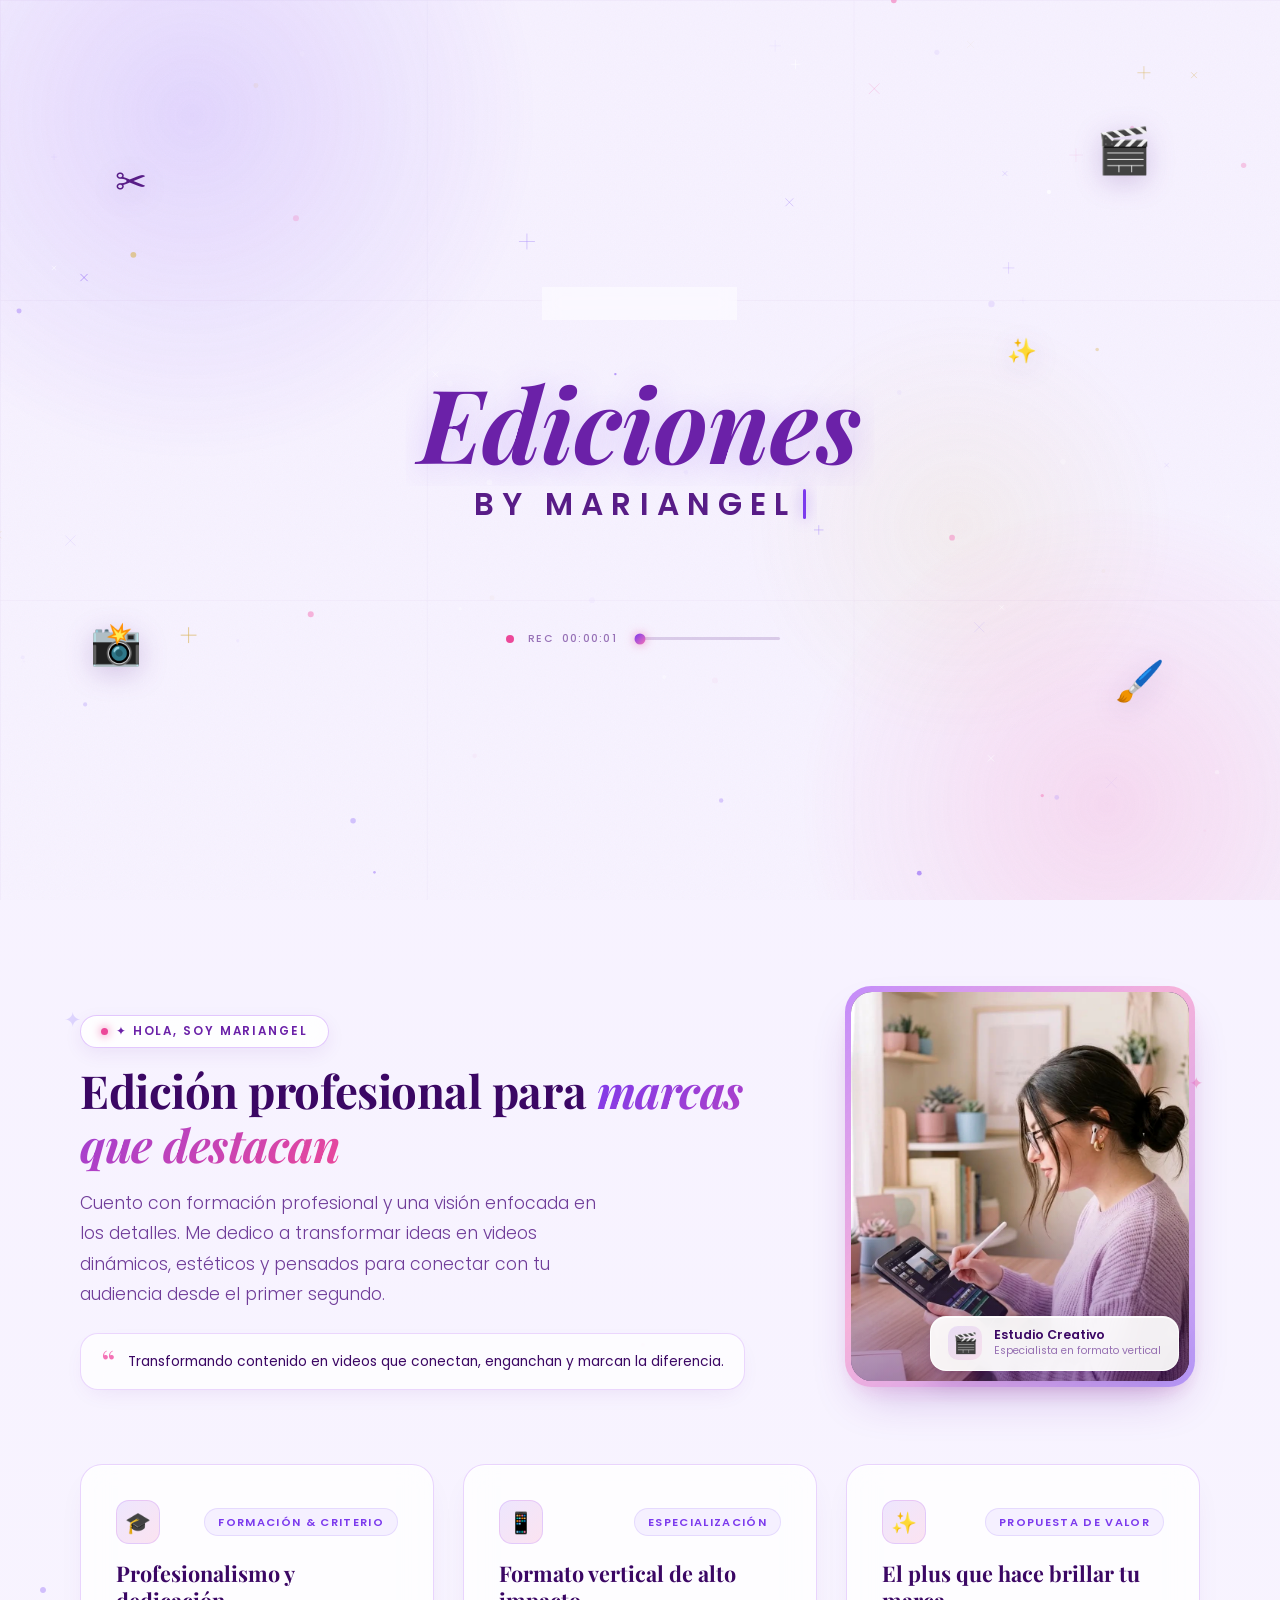
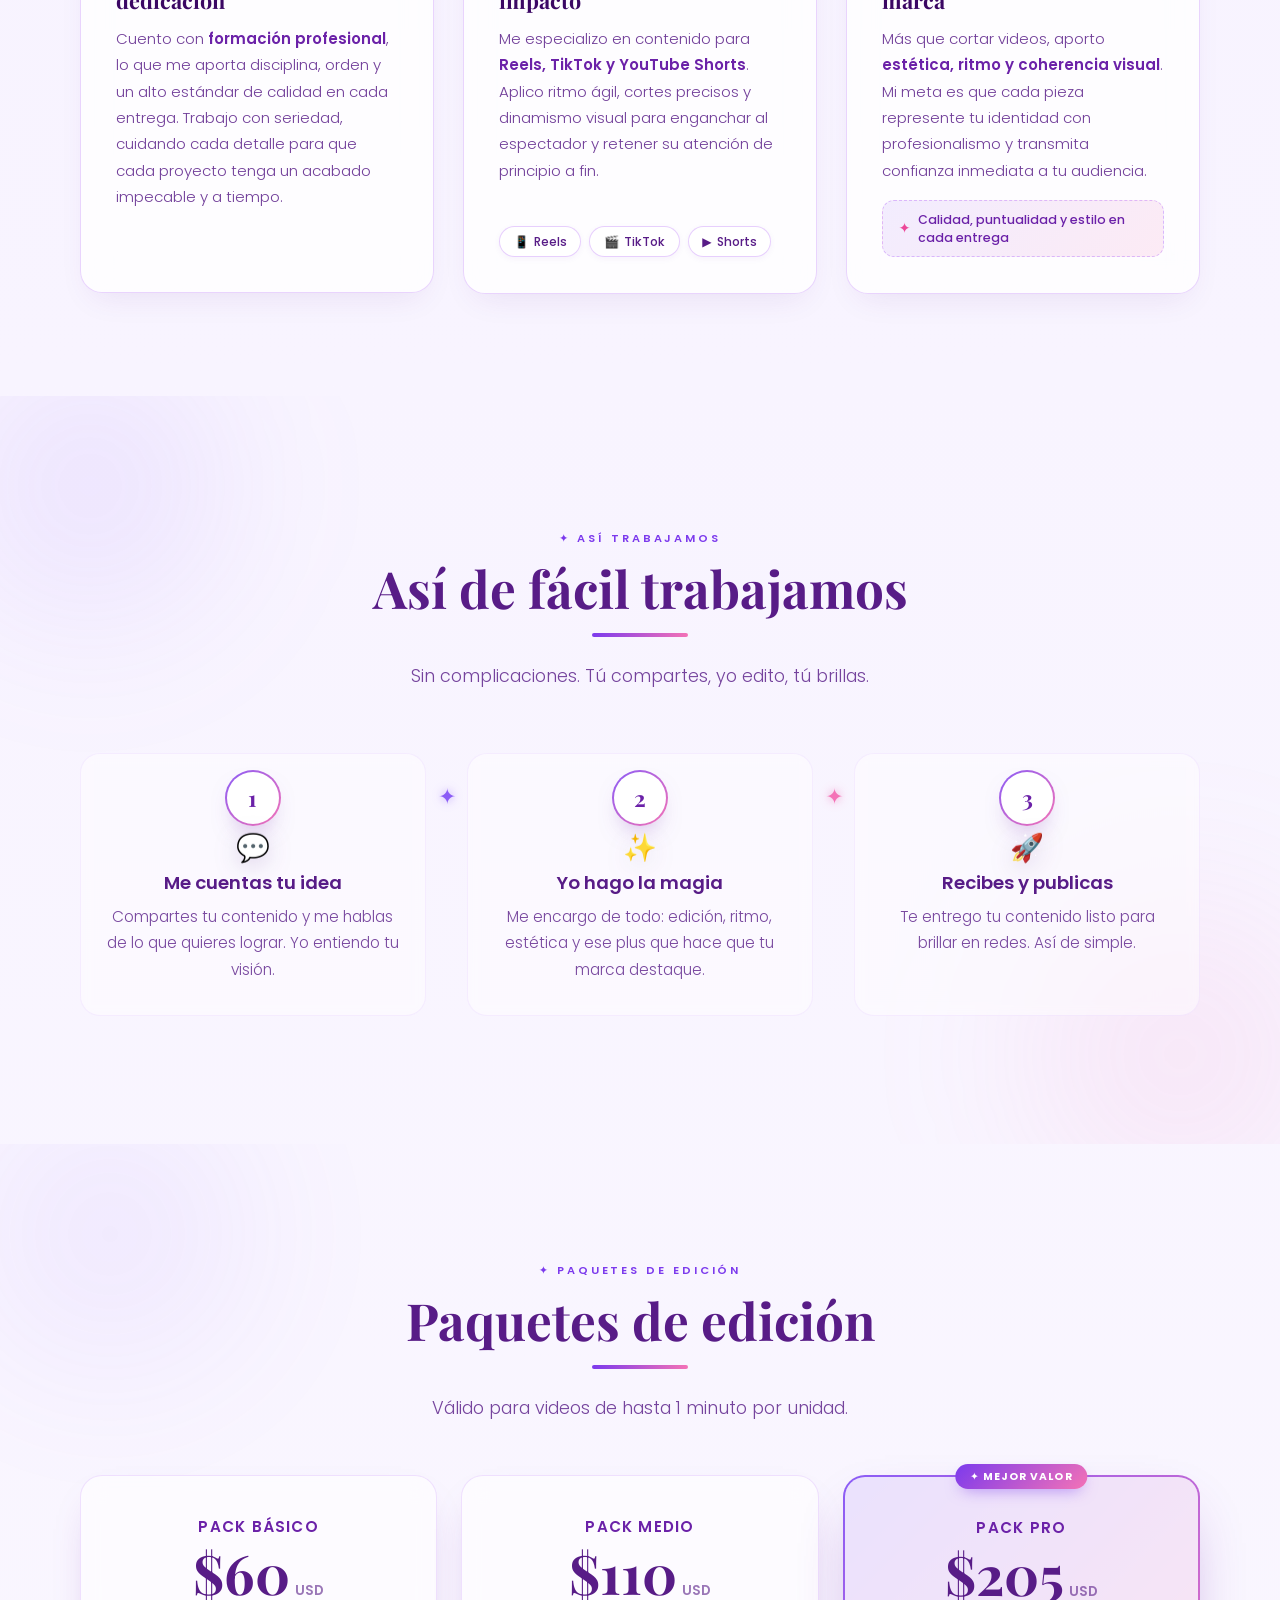
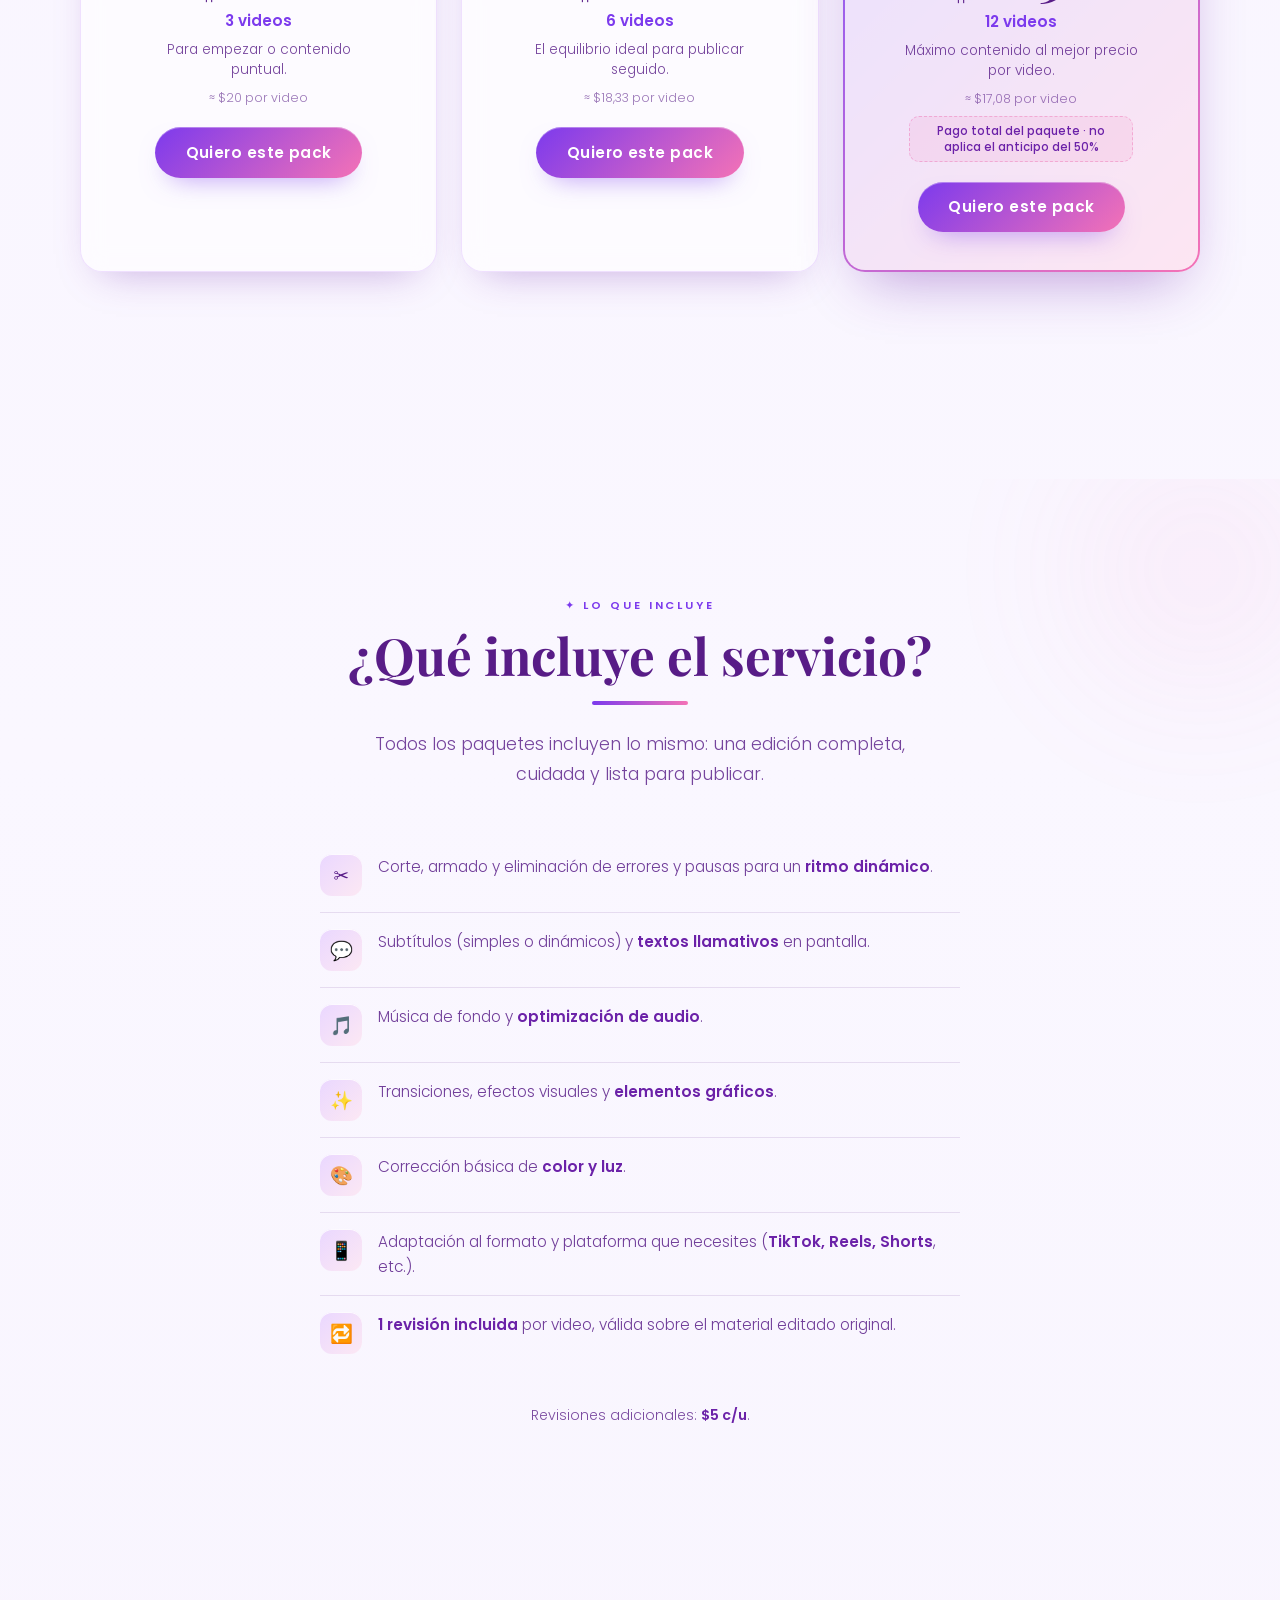
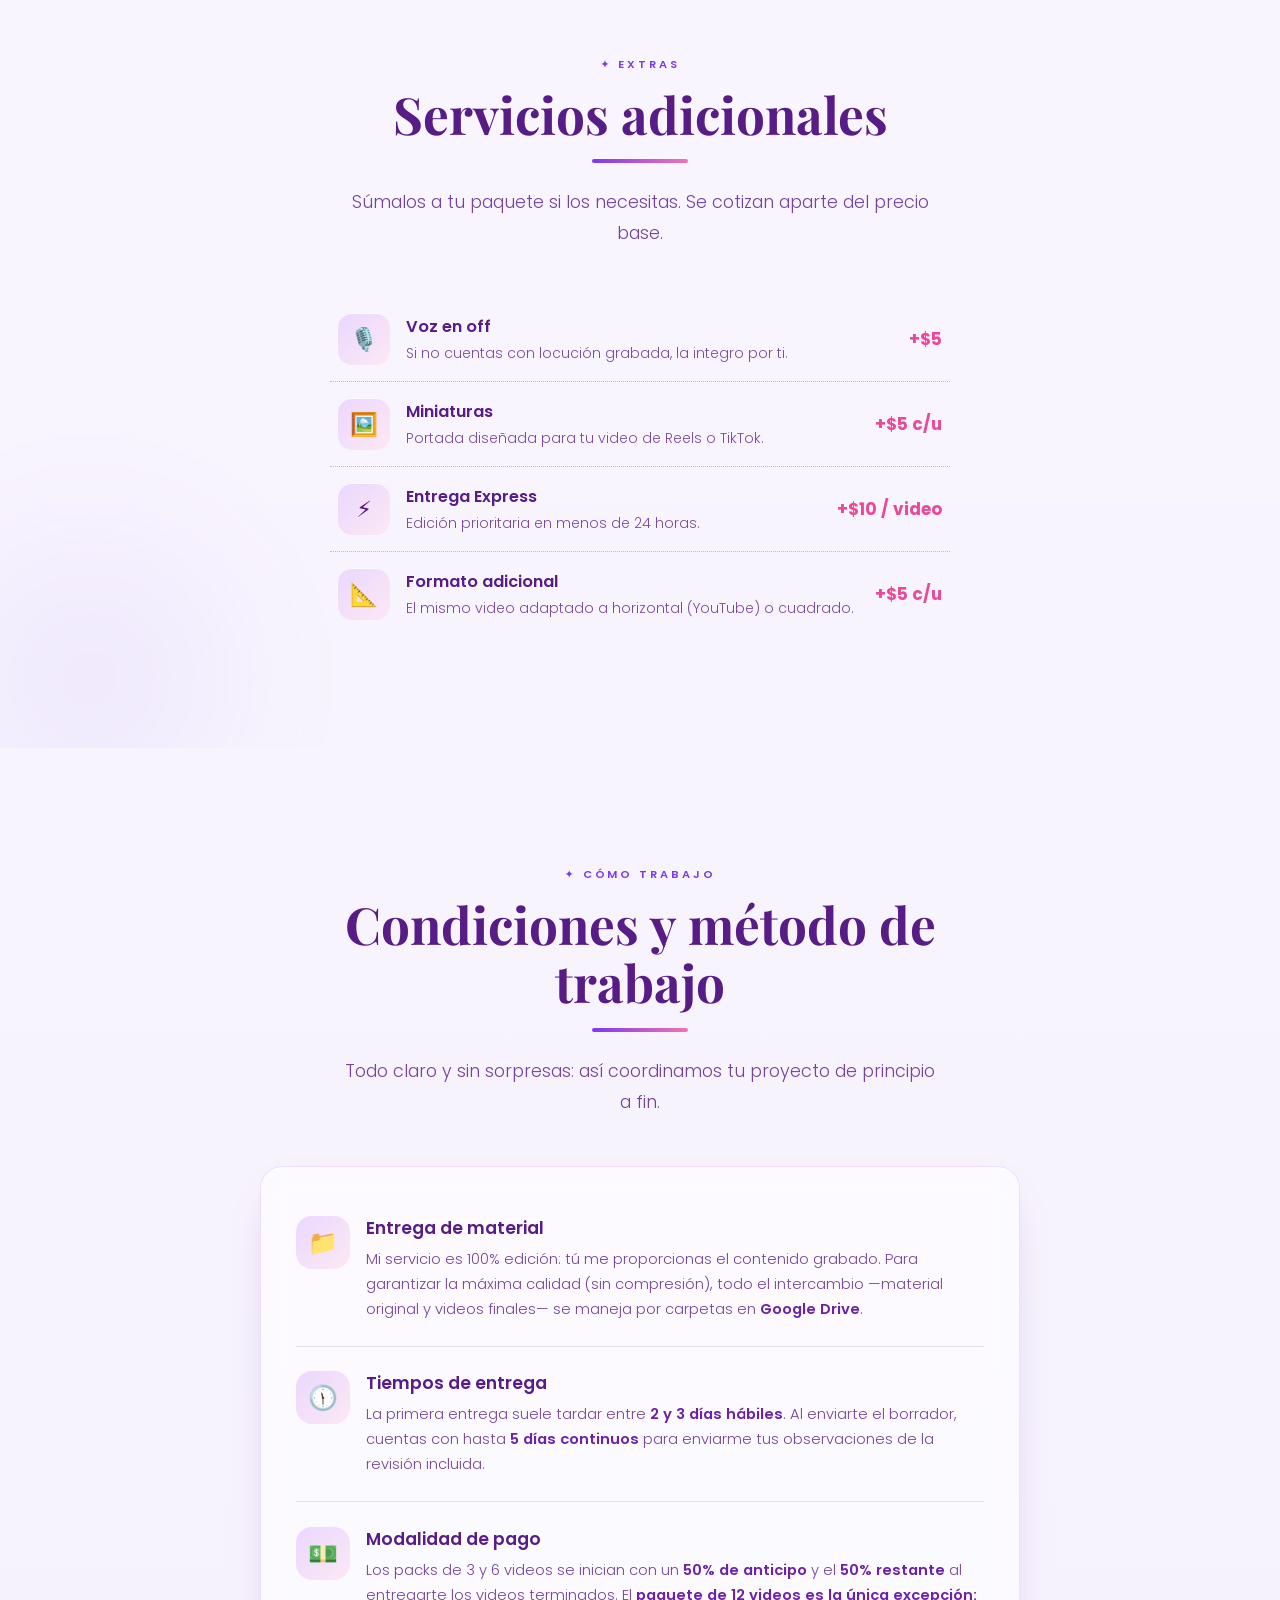
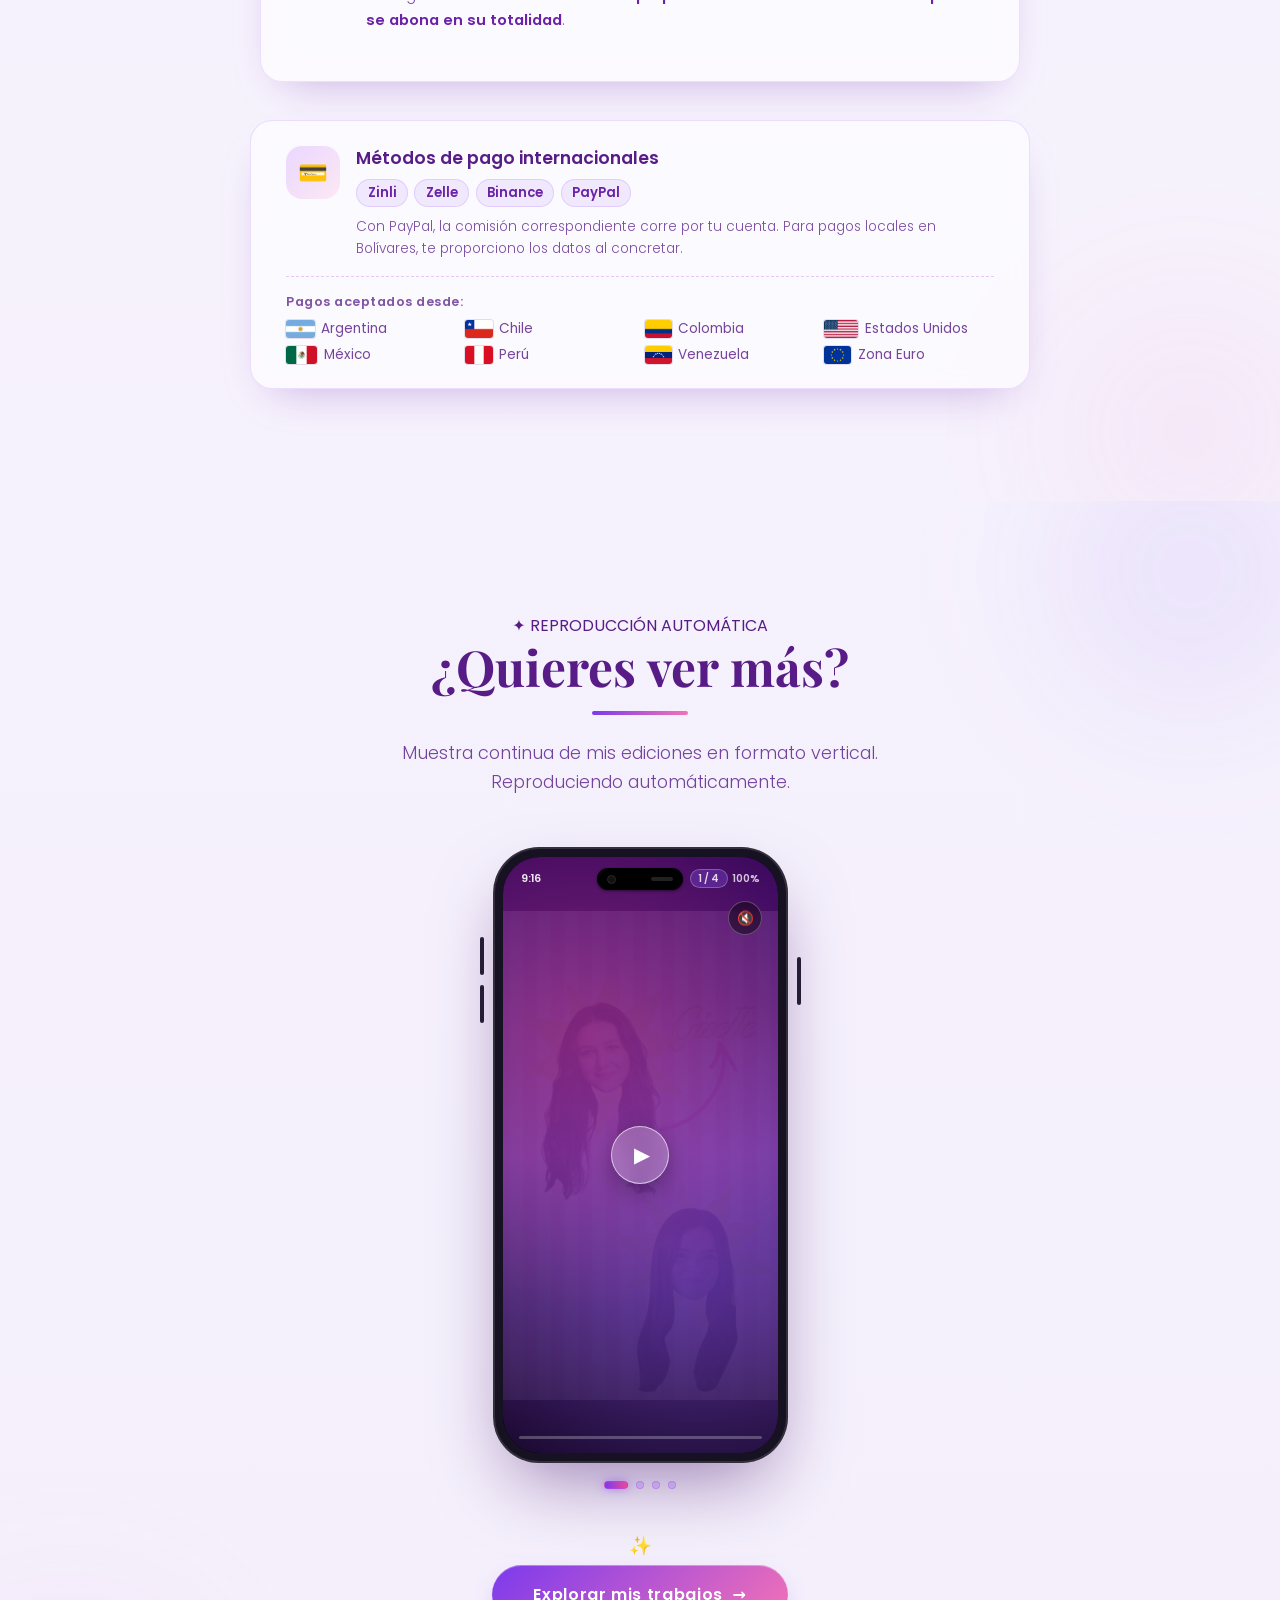
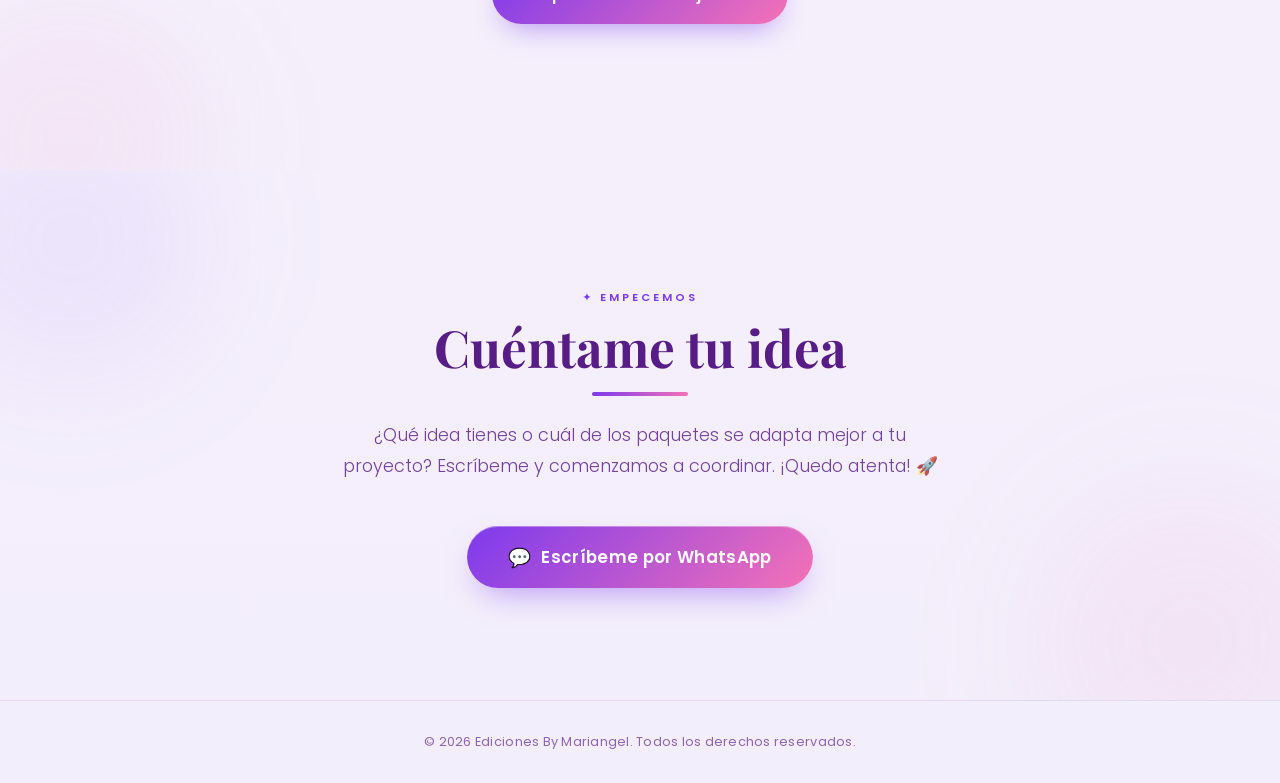
<file: index.html>
<!DOCTYPE html>
<html lang="es">

<head>
  <meta charset="UTF-8">
  <meta name="viewport" content="width=device-width, initial-scale=1.0">
  <meta name="description"
    content="Ediciones By Mariangel — Edición profesional de video vertical (Reels, TikTok, Shorts) para marcas personales y empresas que quieren brillar en redes.">
  <meta name="theme-color" content="#6B21A8">

  <!-- Open Graph · mejora SEO y previews en redes sociales -->
  <meta property="og:title" content="Ediciones By Mariangel ✦ Arte Digital">
  <meta property="og:description"
    content="Edición profesional de video vertical para marcas personales y empresas. Reels, TikTok, Shorts que enganchan.">
  <meta property="og:type" content="website">
  <meta property="og:locale" content="es_ES">

  <title>Ediciones By Mariangel ✦ Arte Digital</title>

  <!-- Favicon SVG inline (✦ morado, sin request HTTP extra) -->
  <link rel="icon"
    href="data:image/svg+xml,<svg xmlns='http://www.w3.org/2000/svg' viewBox='0 0 100 100'><text y='.9em' font-size='90'>✦</text></svg>">

  <!-- Tipografías: preconnect + carga con font-display: swap -->
  <link rel="preconnect" href="https://fonts.googleapis.com">
  <link rel="preconnect" href="https://fonts.gstatic.com" crossorigin>
  <link
    href="https://fonts.googleapis.com/css2?family=Playfair+Display:ital,wght@0,600;0,700;1,600;1,700&family=Poppins:wght@300;400;500;600;700&display=swap"
    rel="stylesheet">

  <link rel="stylesheet" href="styles.css">
  <script src="script.js" defer></script>
</head>

<body>

  <!-- Skip link · accesibilidad para teclado y lectores de pantalla -->
  <a href="#hero" class="skip-link">Ir al contenido principal</a>

  <main>

    <!-- ══════════════════════════════════════════════════════
       HERO SECTION
       ══════════════════════════════════════════════════════ -->
    <section class="hero" id="hero">

      <!-- ── Capa de fondo: degradado aurora + rejilla + grano ── -->
      <div class="hero__bg" aria-hidden="true">
        <div class="hero__aurora hero__aurora--1"></div>
        <div class="hero__aurora hero__aurora--2"></div>
        <div class="hero__aurora hero__aurora--3"></div>
        <div class="hero__grid"></div>
        <div class="hero__noise"></div>
      </div>

      <!-- ── Canvas: partículas "destellos de edición" (JS) ── -->
      <canvas class="hero__particles" aria-hidden="true"></canvas>

      <!-- ── Iconos decorativos flotantes ── -->
      <div class="hero__icons" aria-hidden="true">
        <span class="hero__icon hero__icon--tijera" data-depth="26"><i>✂️</i></span>
        <span class="hero__icon hero__icon--claqueta" data-depth="16"><i>🎬</i></span>
        <span class="hero__icon hero__icon--camara" data-depth="32">
          <i>📸</i>
          <span class="marquee marquee--icon">
            <b class="marquee__label">capa · foto</b>
            <i class="marquee__handle marquee__handle--tl"></i>
            <i class="marquee__handle marquee__handle--tr"></i>
            <i class="marquee__handle marquee__handle--bl"></i>
            <i class="marquee__handle marquee__handle--br"></i>
          </span>
        </span>
        <span class="hero__icon hero__icon--pincel" data-depth="20"><i>🖌️</i></span>
        <span class="hero__icon hero__icon--brillo" data-depth="38"><i>✨</i></span>
      </div>

      <!-- ── Contenido principal del hero ── -->
      <div class="hero__content">

        <p class="hero__eyebrow a-rise" style="--ad:.35s">
          ✦ edición de video
        </p>

        <!-- Título H1 con revelado tipo máscara (clip-path) -->
        <div class="hero__title-wrap">
          <h1 class="hero__title">
            <span class="hero__title-line hero__title-line--script">Ediciones</span>
            <span class="hero__title-line hero__title-line--sans">
              <span class="hero__title-word">By Mariangel</span>
              <span class="hero__caret" aria-hidden="true"></span>
            </span>
          </h1>

          <span class="marquee marquee--title" aria-hidden="true">
            <b class="marquee__label">capa · título</b>
            <i class="marquee__handle marquee__handle--tl"></i>
            <i class="marquee__handle marquee__handle--tr"></i>
            <i class="marquee__handle marquee__handle--bl"></i>
            <i class="marquee__handle marquee__handle--br"></i>
          </span>
        </div>

        <!-- Subtítulo con efecto shimmer -->
        <p class="hero__subtitle a-rise" style="--ad:1.05s">
          Transformando momentos en arte digital ✨
        </p>

        <!-- ── Barra de estado inferior (guiño a software de edición) ── -->
        <div class="hero__status a-rise" style="--ad:1.6s" aria-hidden="true">
          <span class="hero__status-item">
            <i class="hero__rec"></i> REC <span id="timecode">00:00:00</span>
          </span>
          <span class="hero__status-item hero__status-item--timeline">
            <span class="hero__track"><span class="hero__playhead"></span></span>
          </span>
        </div>

      </div>

    </section>
    <!-- ══════════ FIN HERO ══════════ -->

    <!-- ══════════════════════════════════════════════════════
       SECCIÓN "SOBRE MÍ" · REDISEÑO EDITORIAL HORIZONTAL
       ══════════════════════════════════════════════════════ -->
    <section class="about" id="sobre-mi" aria-labelledby="about-titulo">

      <!-- Destellos ambientales sutiles de fondo -->
      <div class="about__sparkles" aria-hidden="true">
        <span class="about__sparkle about__sparkle--1">✦</span>
        <span class="about__sparkle about__sparkle--2">✦</span>
        <span class="about__sparkle about__sparkle--3">•</span>
        <span class="about__sparkle about__sparkle--4">✦</span>
        <span class="about__sparkle about__sparkle--5">•</span>
      </div>

      <div class="about__container">

        <!-- ── Bloque Editorial Dividido (Presentación + Retrato Proporcionado) ── -->
        <div class="about__split reveal" style="--i:0">

          <!-- Columna Izquierda: Introducción y Propuesta -->
          <div class="about__bio">
            <div class="about__badge-pill">
              <span class="about__badge-dot" aria-hidden="true"></span>
              <span>✦ Hola, soy Mariangel</span>
            </div>
            <h2 class="about__title" id="about-titulo">
              Edición profesional para <span class="about__title-gradient">marcas que destacan</span>
            </h2>
            <p class="about__lead">
              Cuento con formación profesional y una visión enfocada en los detalles. Me dedico a transformar ideas en
              videos dinámicos, estéticos y pensados para conectar con tu audiencia desde el primer segundo.
            </p>

            <blockquote class="about__quote-pill">
              <span class="about__quote-mark">“</span>
              <p>Transformando contenido en videos que conectan, enganchan y marcan la diferencia.</p>
            </blockquote>
          </div>

          <!-- Columna Derecha: Tarjeta Fotográfica Proporcionada y Equilibrada -->
          <div class="about__portrait-wrap">
            <div class="about__parallax">
              <figure class="about__portrait-card">
                <div class="about__portrait-photo">
                  <img src="mariangel.jpeg" alt="Mariangel en su espacio creativo de edición"
                    class="about__portrait-img" width="1022" height="1022" loading="lazy" decoding="async">
                  <div class="about__portrait-overlay" aria-hidden="true"></div>
                </div>

                <!-- Badge flotante sutil sobre la foto -->
                <div class="about__floating-badge about__floating-badge--compact" aria-hidden="true">
                  <span class="about__floating-icon">🎬</span>
                  <div class="about__floating-info">
                    <strong>Estudio Creativo</strong>
                    <small>Especialista en formato vertical</small>
                  </div>
                </div>
              </figure>
            </div>
          </div>

        </div>

        <!-- ── Bento Grid: Trayectoria, Especialidad y Propuesta ── -->
        <div class="about__grid">

          <!-- Tarjeta 1: Formación y Criterio -->
          <article class="about__card about__card--trajectory reveal" style="--i:2">
            <div class="about__card-header">
              <span class="about__card-icon" aria-hidden="true">🎓</span>
              <span class="about__card-tag">Formación & Criterio</span>
            </div>
            <h3 class="about__card-title">Profesionalismo y dedicación</h3>
            <p class="about__card-text">
              Cuento con <strong>formación profesional</strong>, lo que me aporta disciplina, orden y un alto estándar
              de calidad en cada entrega. Trabajo con seriedad, cuidando cada detalle para que cada proyecto tenga un
              acabado impecable y a tiempo.
            </p>
          </article>

          <!-- Tarjeta 2: La Especialidad -->
          <article class="about__card about__card--specialty reveal" style="--i:3">
            <div class="about__card-header">
              <span class="about__card-icon" aria-hidden="true">📱</span>
              <span class="about__card-tag">Especialización</span>
            </div>
            <h3 class="about__card-title">Formato vertical de alto impacto</h3>
            <p class="about__card-text">
              Me especializo en contenido para <strong>Reels, TikTok y YouTube Shorts</strong>. Aplico ritmo ágil,
              cortes precisos y dinamismo visual para enganchar al espectador y retener su atención de principio a fin.
            </p>
            <ul class="about__chips" aria-label="Formatos de video">
              <li><span>📱</span> Reels</li>
              <li><span>🎬</span> TikTok</li>
              <li><span>▶️</span> Shorts</li>
            </ul>
          </article>

          <!-- Tarjeta 3: Propuesta de Valor -->
          <article class="about__card about__card--value reveal" style="--i:4">
            <div class="about__card-header">
              <span class="about__card-icon" aria-hidden="true">✨</span>
              <span class="about__card-tag">Propuesta de Valor</span>
            </div>
            <h3 class="about__card-title">El plus que hace brillar tu marca</h3>
            <p class="about__card-text">
              Más que cortar videos, aporto <strong>estética, ritmo y coherencia visual</strong>. Mi meta es que cada
              pieza represente tu identidad con profesionalismo y transmita confianza inmediata a tu audiencia.
            </p>
            <div class="about__value-badge">
              <span class="about__value-sparkle" aria-hidden="true">✦</span>
              <span>Calidad, puntualidad y estilo en cada entrega</span>
            </div>
          </article>

        </div>

      </div>
    </section>
    <!-- ══════════ FIN SOBRE MÍ ══════════ -->

    <!-- ══════════════════════════════════════════════════════
       PROCESO DE TRABAJO
       ══════════════════════════════════════════════════════ -->
    <section class="services" id="servicios" aria-labelledby="process-titulo">

      <div class="process__container">

        <header class="process__header">
          <p class="process__kicker">✦ así trabajamos</p>
          <h2 class="process__title" id="process-titulo">Así de fácil trabajamos</h2>
          <span class="section-underline" aria-hidden="true"></span>
          <p class="process__subtitle">
            Sin complicaciones. Tú compartes, yo edito, tú brillas.
          </p>
        </header>

        <ol class="process__timeline">
          <li class="process-step" style="--i:0">
            <span class="process-step__number">1</span>
            <span class="process-step__icon" aria-hidden="true">💬</span>
            <h3 class="process-step__title">Me cuentas tu idea</h3>
            <p class="process-step__text">
              Compartes tu contenido y me hablas de lo que quieres
              lograr. Yo entiendo tu visión.
            </p>
          </li>

          <li class="process-step" style="--i:1">
            <span class="process-step__number">2</span>
            <span class="process-step__icon" aria-hidden="true">✨</span>
            <h3 class="process-step__title">Yo hago la magia</h3>
            <p class="process-step__text">
              Me encargo de todo: edición, ritmo, estética y ese plus
              que hace que tu marca destaque.
            </p>
          </li>

          <li class="process-step" style="--i:2">
            <span class="process-step__number">3</span>
            <span class="process-step__icon" aria-hidden="true">🚀</span>
            <h3 class="process-step__title">Recibes y publicas</h3>
            <p class="process-step__text">
              Te entrego tu contenido listo para brillar en redes.
              Así de simple.
            </p>
          </li>
        </ol>
      </div>

    </section>
    <!-- ══════════ FIN PROCESO ══════════ -->

    <!-- ══════════════════════════════════════════════════════
       PAQUETES DE EDICIÓN
       ══════════════════════════════════════════════════════ -->
    <section class="pricing" id="paquetes" aria-labelledby="pricing-titulo">
      <div class="pricing__container">

        <header class="pricing__header reveal" style="--i:0">
          <p class="pricing__kicker">✦ paquetes de edición</p>
          <h2 class="pricing__title" id="pricing-titulo">Paquetes de edición</h2>
          <span class="section-underline" aria-hidden="true"></span>
          <p class="pricing__subtitle">Válido para videos de hasta 1 minuto por unidad.</p>
        </header>

        <div class="pricing__grid">

          <article class="price-card" style="--i:0">
            <h3 class="price-card__name">Pack Básico</h3>
            <p class="price-card__price">
              <span class="price-card__amount">$60</span>
              <span class="price-card__currency">USD</span>
            </p>
            <p class="price-card__meta">3 videos</p>
            <p class="price-card__hint">Para empezar o contenido puntual.</p>
            <p class="price-card__hint price-card__hint--muted">≈ $20 por video</p>
            <a href="#contacto" class="price-card__cta">Quiero este pack</a>
          </article>

          <article class="price-card" style="--i:1">
            <h3 class="price-card__name">Pack Medio</h3>
            <p class="price-card__price">
              <span class="price-card__amount">$110</span>
              <span class="price-card__currency">USD</span>
            </p>
            <p class="price-card__meta">6 videos</p>
            <p class="price-card__hint">El equilibrio ideal para publicar seguido.</p>
            <p class="price-card__hint price-card__hint--muted">≈ $18,33 por video</p>
            <a href="#contacto" class="price-card__cta">Quiero este pack</a>
          </article>

          <article class="price-card price-card--featured" style="--i:2">
            <span class="price-card__badge">✦ Mejor valor</span>
            <h3 class="price-card__name">Pack Pro</h3>
            <p class="price-card__price">
              <span class="price-card__amount">$205</span>
              <span class="price-card__currency">USD</span>
            </p>
            <p class="price-card__meta">12 videos</p>
            <p class="price-card__hint">Máximo contenido al mejor precio por video.</p>
            <p class="price-card__hint price-card__hint--muted">≈ $17,08 por video</p>
            <p class="price-card__payment-note">Pago total del paquete · no aplica el anticipo del 50%</p>
            <a href="#contacto" class="price-card__cta">Quiero este pack</a>
          </article>

        </div>

        <p class="pricing__note reveal" style="--i:3">
          ¿Necesitas videos de mayor duración o una cantidad diferente? Me avisas y
          te preparo una <strong>cotización a la medida</strong>.
        </p>
      </div>
    </section>
    <!-- ══════════ FIN PAQUETES ══════════ -->

    <!-- ══════════════════════════════════════════════════════
       QUÉ INCLUYE EL SERVICIO
       ══════════════════════════════════════════════════════ -->
    <section class="includes" id="incluye" aria-labelledby="includes-titulo">
      <div class="includes__container">

        <header class="includes__header reveal" style="--i:0">
          <p class="includes__kicker">✦ lo que incluye</p>
          <h2 class="includes__title" id="includes-titulo">¿Qué incluye el servicio?</h2>
          <span class="section-underline" aria-hidden="true"></span>
          <p class="includes__subtitle">
            Todos los paquetes incluyen lo mismo: una edición completa, cuidada y lista para publicar.
          </p>
        </header>

        <ul class="includes__list">
          <li class="includes__item reveal" style="--i:1">
            <span class="includes__icon" aria-hidden="true">✂️</span>
            <p>Corte, armado y eliminación de errores y pausas para un <strong>ritmo dinámico</strong>.</p>
          </li>
          <li class="includes__item reveal" style="--i:2">
            <span class="includes__icon" aria-hidden="true">💬</span>
            <p>Subtítulos (simples o dinámicos) y <strong>textos llamativos</strong> en pantalla.</p>
          </li>
          <li class="includes__item reveal" style="--i:3">
            <span class="includes__icon" aria-hidden="true">🎵</span>
            <p>Música de fondo y <strong>optimización de audio</strong>.</p>
          </li>
          <li class="includes__item reveal" style="--i:4">
            <span class="includes__icon" aria-hidden="true">✨</span>
            <p>Transiciones, efectos visuales y <strong>elementos gráficos</strong>.</p>
          </li>
          <li class="includes__item reveal" style="--i:5">
            <span class="includes__icon" aria-hidden="true">🎨</span>
            <p>Corrección básica de <strong>color y luz</strong>.</p>
          </li>
          <li class="includes__item reveal" style="--i:6">
            <span class="includes__icon" aria-hidden="true">📱</span>
            <p>Adaptación al formato y plataforma que necesites (<strong>TikTok, Reels, Shorts</strong>, etc.).</p>
          </li>
          <li class="includes__item reveal" style="--i:7">
            <span class="includes__icon" aria-hidden="true">🔁</span>
            <p><strong>1 revisión incluida</strong> por video, válida sobre el material editado original.</p>
          </li>
        </ul>

        <p class="includes__note reveal" style="--i:8">
          Revisiones adicionales: <strong>$5 c/u</strong>.
        </p>
      </div>
    </section>
    <!-- ══════════ FIN QUÉ INCLUYE ══════════ -->

    <!-- ══════════════════════════════════════════════════════
       SERVICIOS ADICIONALES
       ══════════════════════════════════════════════════════ -->
    <section class="extras" id="adicionales" aria-labelledby="extras-titulo">
      <div class="extras__container">

        <header class="extras__header reveal" style="--i:0">
          <p class="extras__kicker">✦ extras</p>
          <h2 class="extras__title" id="extras-titulo">Servicios adicionales</h2>
          <span class="section-underline" aria-hidden="true"></span>
          <p class="extras__subtitle">
            Súmalos a tu paquete si los necesitas. Se cotizan aparte del precio base.
          </p>
        </header>

        <div class="extras__grid">

          <article class="extra-card" style="--i:0">
            <span class="extra-card__icon" aria-hidden="true">🎙️</span>
            <div class="extra-card__body">
              <h3 class="extra-card__title">Voz en off</h3>
              <p class="extra-card__text">Si no cuentas con locución grabada, la integro por ti.</p>
            </div>
            <span class="extra-card__price">+$5</span>
          </article>

          <article class="extra-card" style="--i:1">
            <span class="extra-card__icon" aria-hidden="true">🖼️</span>
            <div class="extra-card__body">
              <h3 class="extra-card__title">Miniaturas</h3>
              <p class="extra-card__text">Portada diseñada para tu video de Reels o TikTok.</p>
            </div>
            <span class="extra-card__price">+$5 c/u</span>
          </article>

          <article class="extra-card" style="--i:2">
            <span class="extra-card__icon" aria-hidden="true">⚡</span>
            <div class="extra-card__body">
              <h3 class="extra-card__title">Entrega Express</h3>
              <p class="extra-card__text">Edición prioritaria en menos de 24 horas.</p>
            </div>
            <span class="extra-card__price">+$10 / video</span>
          </article>

          <article class="extra-card" style="--i:3">
            <span class="extra-card__icon" aria-hidden="true">📐</span>
            <div class="extra-card__body">
              <h3 class="extra-card__title">Formato adicional</h3>
              <p class="extra-card__text">El mismo video adaptado a horizontal (YouTube) o cuadrado.</p>
            </div>
            <span class="extra-card__price">+$5 c/u</span>
          </article>

        </div>
      </div>
    </section>
    <!-- ══════════ FIN SERVICIOS ADICIONALES ══════════ -->

    <!-- ══════════════════════════════════════════════════════
       CONDICIONES Y MÉTODO DE TRABAJO
       ══════════════════════════════════════════════════════ -->
    <section class="conditions" id="condiciones" aria-labelledby="conditions-titulo">
      <div class="conditions__container">

        <header class="conditions__header reveal" style="--i:0">
          <p class="conditions__kicker">✦ cómo trabajo</p>
          <h2 class="conditions__title" id="conditions-titulo">Condiciones y método de trabajo</h2>
          <span class="section-underline" aria-hidden="true"></span>
          <p class="conditions__subtitle">
            Todo claro y sin sorpresas: así coordinamos tu proyecto de principio a fin.
          </p>
        </header>

        <div class="conditions__grid">

          <article class="condition-card reveal" style="--i:1">
            <span class="condition-card__icon" aria-hidden="true">📁</span>
            <h3 class="condition-card__title">Entrega de material</h3>
            <p class="condition-card__text">
              Mi servicio es 100% edición: tú me proporcionas el contenido grabado. Para
              garantizar la máxima calidad (sin compresión), todo el intercambio —material
              original y videos finales— se maneja por carpetas en <strong>Google Drive</strong>.
            </p>
          </article>

          <article class="condition-card reveal" style="--i:2">
            <span class="condition-card__icon" aria-hidden="true">🕦</span>
            <h3 class="condition-card__title">Tiempos de entrega</h3>
            <p class="condition-card__text">
              La primera entrega suele tardar entre <strong>2 y 3 días hábiles</strong>. Al enviarte el
              borrador, cuentas con hasta <strong>5 días continuos</strong> para enviarme tus
              observaciones de la revisión incluida.
            </p>
          </article>

          <article class="condition-card reveal" style="--i:3">
            <span class="condition-card__icon" aria-hidden="true">💵</span>
            <h3 class="condition-card__title">Modalidad de pago</h3>
            <p class="condition-card__text">
              Los packs de 3 y 6 videos se inician con un <strong>50% de anticipo</strong> y el
              <strong>50% restante</strong> al entregarte los videos terminados. El
              <strong>paquete de 12 videos es la única excepción: se abona en su totalidad</strong>.
            </p>
          </article>

        </div>

        <div class="conditions__pay reveal" style="--i:4">
          <div class="conditions__pay-main">
            <span class="conditions__pay-icon" aria-hidden="true">💳</span>
            <div>
              <p class="conditions__pay-title">Métodos de pago internacionales</p>
              <ul class="conditions__pay-methods">
                <li>Zinli</li>
                <li>Zelle</li>
                <li>Binance</li>
                <li>PayPal</li>
              </ul>
              <p class="conditions__pay-note">
                Con PayPal, la comisión correspondiente corre por tu cuenta.
                Para pagos locales en Bolívares, te proporciono los datos al concretar.
              </p>
            </div>
          </div>

          <div class="conditions__pay-countries">
            <p class="conditions__pay-label">Pagos aceptados desde:</p>
            <ul class="country-flags">
              <li><img src="assets/flags/ar.png" alt="" width="26" height="20" loading="lazy" decoding="async"><span>Argentina</span></li>
              <li><img src="assets/flags/cl.png" alt="" width="26" height="20" loading="lazy" decoding="async"><span>Chile</span></li>
              <li><img src="assets/flags/co.png" alt="" width="26" height="20" loading="lazy" decoding="async"><span>Colombia</span></li>
              <li><img src="assets/flags/us.png" alt="" width="26" height="20" loading="lazy" decoding="async"><span>Estados Unidos</span></li>
              <li><img src="assets/flags/mx.png" alt="" width="26" height="20" loading="lazy" decoding="async"><span>México</span></li>
              <li><img src="assets/flags/pe.png" alt="" width="26" height="20" loading="lazy" decoding="async"><span>Perú</span></li>
              <li><img src="assets/flags/ve.png" alt="" width="26" height="20" loading="lazy" decoding="async"><span>Venezuela</span></li>
              <li><img src="assets/flags/eu.png" alt="" width="26" height="20" loading="lazy" decoding="async"><span>Zona Euro</span></li>
            </ul>
          </div>
        </div>
      </div>
    </section>
    <!-- ══════════ FIN CONDICIONES ══════════ -->

    <!-- ══════════════════════════════════════════════════════
       EXPLORAR MÁS TRABAJOS · MOCKUP DE TELÉFONO VERTICAL CENTRADO
       ══════════════════════════════════════════════════════ -->
    <section class="explore" id="explorar" aria-labelledby="explore-titulo">

      <div class="explore__container">

        <header class="explore__header reveal" style="--i:0">
          <p class="explore__kicker">✦ REPRODUCCIÓN AUTOMÁTICA</p>
          <h2 class="explore__title" id="explore-titulo">¿Quieres ver más?</h2>
          <span class="section-underline" aria-hidden="true"></span>
          <p class="explore__subtitle">
            Muestra continua de mis ediciones en formato vertical. Reproduciendo automáticamente.
          </p>
        </header>

        <!-- ── Showcase de Smartphone en Formato Vertical 9:16 (CENTRADO) ── -->
        <div class="explore__showcase explore__showcase--centered reveal" style="--i:1">

          <!-- Dispositivo Móvil Físico Simulado Centrado -->
          <div class="phone-device-wrap">
            <div class="phone-device" id="phone-player">
              <!-- Botones laterales simulados del celular -->
              <span class="phone-device__side-btn phone-device__side-btn--vol-up" aria-hidden="true"></span>
              <span class="phone-device__side-btn phone-device__side-btn--vol-down" aria-hidden="true"></span>
              <span class="phone-device__side-btn phone-device__side-btn--power" aria-hidden="true"></span>

              <div class="phone-device__screen">
                <!-- Dynamic Island / Notch superior -->
                <div class="phone-device__notch" aria-hidden="true">
                  <span class="phone-device__camera"></span>
                  <span class="phone-device__speaker"></span>
                </div>

                <!-- Barra de estado superior -->
                <div class="phone-device__statusbar" aria-hidden="true">
                  <span class="phone-device__time">9:16</span>
                  <span class="phone-device__status-icons">
                    <span id="phone-video-counter" class="phone-counter-pill">1 / 4</span>
                    <span>100%</span>
                  </span>
                </div>

                <!-- Video HTML5 principal · el JS inicia la reproducción al entrar en pantalla -->
                <video class="phone-device__video" id="phone-video-elem"
                       src="videos/reel-01.mp4"
                       poster="videos/reel-01.jpg"
                       playsinline muted preload="metadata">
                  Tu navegador no soporta video HTML5.
                </video>

                <!-- Fallback: solo botón de play, sin textos -->
                <div class="phone-device__placeholder" id="phone-placeholder">
                  <div class="phone-placeholder__ambient" aria-hidden="true"></div>
                  <div class="phone-placeholder__content">
                    <button type="button" class="phone-placeholder__play-btn" id="placeholder-play-btn" aria-label="Reproducir video">
                      <span class="phone-play-icon">▶</span>
                    </button>
                  </div>
                </div>

                <!-- Controles superpuestos (Estilo TikTok / Instagram Reels) -->
                <div class="phone-device__overlay">
                  <!-- Botón de sonido (Mute / Unmute) -->
                  <button type="button" class="phone-device__sound-btn" id="phone-sound-toggle" aria-label="Activar o desactivar sonido">
                    <span class="phone-sound-icon" id="phone-sound-icon">🔇</span>
                  </button>

                  <!-- Barra de progreso de reproducción -->
                  <div class="phone-device__progress" aria-hidden="true">
                    <div class="phone-device__progress-bar" id="phone-progress-bar"></div>
                  </div>
                </div>

              </div>
            </div>

            <!-- Indicadores de los 4 videos -->
            <div class="phone-trackers" id="phone-trackers" role="group" aria-label="Seleccionar video">
              <button type="button" class="phone-tracker is-active" data-video="0" aria-label="Ver video 1"></button>
              <button type="button" class="phone-tracker" data-video="1" aria-label="Ver video 2"></button>
              <button type="button" class="phone-tracker" data-video="2" aria-label="Ver video 3"></button>
              <button type="button" class="phone-tracker" data-video="3" aria-label="Ver video 4"></button>
            </div>
          </div>

        </div>

        <!-- Micro-destello decorativo entre teléfono y botón -->
        <p class="explore__sparkle reveal" style="--i:2" aria-hidden="true">✨</p>

        <!-- Botón para desplegar más opciones -->
        <div class="explore__trigger-wrap reveal" style="--i:3">
          <button class="explore__trigger" type="button" aria-expanded="false" aria-controls="explore-panel">
            <span>Explorar mis trabajos</span>
            <span class="explore__chevron" aria-hidden="true">→</span>
          </button>
        </div>

        <div class="explore__panel" id="explore-panel" role="region" aria-label="Opciones para explorar más trabajos">
          <div class="explore__panel-inner">
            <div class="explore__grid">

              <a class="explore__card explore__card--portfolio" href="https://canva.link/m1kwx1vv45dv9bu" target="_blank"
                rel="noopener noreferrer" aria-label="Abrir el portafolio completo en una pestaña nueva" style="--i:0">
                <span class="explore__card-icon" aria-hidden="true">🎬</span>
                <h3 class="explore__card-title">Portafolio completo</h3>
                <p class="explore__card-text">
                  Explora todos mis proyectos en un solo lugar,
                  organizados por categoría.
                </p>
                <span class="explore__card-cta">Ir ahora →</span>
              </a>

              <a class="explore__card explore__card--tiktok" href="https://www.tiktok.com/@soyeditoraaa?_r=1&_t=ZS-9ASAEIKWfWm" target="_blank"
                rel="noopener noreferrer" aria-label="Abrir el TikTok de Mariangel en una pestaña nueva" style="--i:1">
                <span class="explore__card-icon" aria-hidden="true">🎵</span>
                <h3 class="explore__card-title">Sígueme en TikTok</h3>
                <p class="explore__card-text">
                  Contenido fresco, edits y tips de edición
                  en formato vertical.
                </p>
                <span class="explore__card-cta">Ir ahora →</span>
              </a>

            </div>

            <p class="explore__note">Contenido actualizado constantemente ✨</p>
          </div>
        </div>

      </div>
    </section>
    <!-- ══════════ FIN EXPLORAR ══════════ -->

    <!-- ══════════════════════════════════════════════════════
       CONTACTO · CTA FINAL (WhatsApp)
       ══════════════════════════════════════════════════════ -->
    <section class="contact" id="contacto" aria-labelledby="contact-titulo">
      <div class="contact__container">

        <header class="contact__header reveal" style="--i:0">
          <p class="contact__kicker">✦ empecemos</p>
          <h2 class="contact__title" id="contact-titulo">Cuéntame tu idea</h2>
          <span class="section-underline" aria-hidden="true"></span>
          <p class="contact__subtitle">
            ¿Qué idea tienes o cuál de los paquetes se adapta mejor a tu proyecto?
            Escríbeme y comenzamos a coordinar. ¡Quedo atenta! 🚀
          </p>
        </header>

        <div class="contact__actions reveal" style="--i:1">
          <a class="contact__cta"
             href="https://wa.me/584126447472?text=Hola%20Mariangel%2C%20quiero%20informaci%C3%B3n%20sobre%20tus%20paquetes%20de%20edici%C3%B3n%20%E2%9C%A8"
             target="_blank" rel="noopener noreferrer"
             aria-label="Abrir WhatsApp para hablar con Mariangel">
            <span class="contact__cta-icon" aria-hidden="true">💬</span>
            Escríbeme por WhatsApp
          </a>
        </div>

      </div>
    </section>
    <!-- ══════════ FIN CONTACTO ══════════ -->

  </main>

  <!-- ══════════════════════════════════════════════════════
       PIE DE PÁGINA (FOOTER)
       ══════════════════════════════════════════════════════ -->
  <footer class="footer">
    <p class="footer__copy">© 2026 Ediciones By Mariangel. Todos los derechos reservados.</p>
  </footer>

</body>

</html>
</file>
<file: styles.css>
/* ════════════════════════════════════════════════════════════
   EDICIONES BY MARIANGEL
   styles.css — Diseño refinado + rendimiento optimizado
   
   Organización:
   1.  Custom Properties (paleta, espaciado, tipografía, easing)
   2.  Reset & Base
   3.  Skip Link (accesibilidad)
   4.  Navbar (fija, glassmorphism, progreso)
   5.  Utilidades compartidas (a-rise, reveal, marquee, noise)
   6.  Hero
   7.  About (Sobre mí)
   8.  Process (Proceso de trabajo)
   9.  Keyframes (consolidados)
   10. Responsive
   11. Accesibilidad (prefers-reduced-motion)
   ════════════════════════════════════════════════════════════ */

/* ─────────────────────────────────────────────
   1. CUSTOM PROPERTIES (:root)
   Paleta, espaciado, tipografía y curvas
   ───────────────────────────────────────────── */
:root {
  /* Paleta · morados (mantiene identidad original) */
  --violeta-950: #3B0764;
  --violeta-800: #581C87;
  --violeta-700: #6B21A8;
  --violeta-600: #7C3AED;
  --violeta-500: #8B5CF6;
  --violeta-300: #C4B5FD;
  --lavanda: #E9D5FF;
  --lila-claro: #F6F1FF;

  /* Paleta · rosados (mantiene identidad original) */
  --rosa-500: #EC4899;
  --rosa-400: #F472B6;
  --rosa-300: #F9A8D4;
  --rosa-200: #FBCFE8;
  --rosa-100: #FCE7F3;

  /* Paleta · neutros cálidos (NUEVO: dan aire al morado) */
  --crema: #FFFBF7;
  --blanco-roto: #FAF7F2;
  --perla: #F5F0EB;

  /* Paleta · neutros y acentos */
  --blanco: #FFFFFF;
  --dorado: #D9B45B;

  /* Roles semánticos */
  --tinta: var(--violeta-800);
  --tinta-suave: rgba(88, 28, 135, .60);
  --hormiga: rgba(107, 33, 168, .70);

  /* Tipografías (mantenidas) */
  --fuente-serif: 'Playfair Display', Georgia, serif;
  --fuente-sans: 'Poppins', system-ui, sans-serif;

  /* Sistema de espaciado · múltiplos de 8px (NUEVO: consistencia) */
  --sp-1: 0.25rem;
  /*  4px */
  --sp-2: 0.5rem;
  /*  8px */
  --sp-3: 0.75rem;
  /* 12px */
  --sp-4: 1rem;
  /* 16px */
  --sp-5: 1.5rem;
  /* 24px */
  --sp-6: 2rem;
  /* 32px */
  --sp-8: 3rem;
  /* 48px */
  --sp-10: 4rem;
  /* 64px */
  --sp-12: 5rem;
  /* 80px */
  --sp-16: 8rem;
  /* 128px */

  /* Altura del navbar (para scroll-padding y topbar offset) */
  --nav-height: 3.5rem;

  /* Curvas de animación (naturales) — mantenidas */
  --ease-natural: cubic-bezier(.16, 1, .3, 1);
  --ease-suave: cubic-bezier(.45, 0, .15, 1);
  --ease-rebote: cubic-bezier(.34, 1.4, .44, 1);
}

/* ─────────────────────────────────────────────
   2. RESET & BASE
   ───────────────────────────────────────────── */
*,
*::before,
*::after {
  margin: 0;
  padding: 0;
  box-sizing: border-box;
}

html {
  -webkit-text-size-adjust: 100%;
  /* Scroll suave nativo (complementado con JS para anchors) */
  scroll-behavior: smooth;
  /* Espacio para el navbar fijo al navegar con anchors */
  scroll-padding-top: var(--nav-height);
}

body {
  font-family: var(--fuente-sans);
  color: var(--tinta);
  /* Base continua única: degradado pastel casi imperceptible que
     abarca todo el documento (evoluciona suave durante el scroll). */
  background: linear-gradient(180deg, #F6F1FF 0%, #FAF7FF 45%, #F3EEFB 100%);
  overflow-x: hidden;
}

::selection {
  background: var(--violeta-600);
  color: var(--blanco);
}

/* Scroll-margin en secciones para navegación fluida */
section[id] {
  scroll-margin-top: 1.5rem;
}

/* ─────────────────────────────────────────────
   3. SKIP LINK (accesibilidad · teclado)
   Oculto visualmente, aparece con :focus
   ───────────────────────────────────────────── */
.skip-link {
  position: fixed;
  top: -100%;
  left: var(--sp-4);
  z-index: 200;
  padding: var(--sp-2) var(--sp-4);
  background: var(--violeta-700);
  color: var(--blanco);
  font-size: .85rem;
  font-weight: 600;
  border-radius: 0 0 8px 8px;
  text-decoration: none;
  transition: top .3s var(--ease-natural);
}

.skip-link:focus {
  top: 0;
  outline: 3px solid var(--rosa-400);
  outline-offset: 2px;
}

/* ─────────────────────────────────────────────
   4. NAVBAR · fija, glassmorphism, progreso
   ───────────────────────────────────────────── */
.nav {
  position: fixed;
  top: 0;
  left: 0;
  right: 0;
  z-index: 100;
  /* Rendimiento: solo animamos transform y las propiedades visuales */
  transition:
    transform .4s var(--ease-natural),
    background .35s ease,
    box-shadow .35s ease;
}

/* Ocultar al hacer scroll hacia abajo */
.nav.is-hidden {
  transform: translateY(-100%);
}

/* Fondo glassmorphism al pasar el hero */
.nav.is-scrolled {
  background: rgba(246, 241, 255, .82);
  backdrop-filter: blur(14px);
  -webkit-backdrop-filter: blur(14px);
  box-shadow: 0 1px 24px rgba(107, 33, 168, .06);
}

/* Barra de progreso · degradado morado→rosado en la parte superior */
.nav__progress {
  position: absolute;
  top: 0;
  left: 0;
  height: 3px;
  width: 0%;
  background: linear-gradient(90deg, var(--violeta-600), var(--rosa-400));
  border-radius: 0 3px 3px 0;
  z-index: 1;
  /* Transición suave con will-change controlado por JS */
}

/* Contenedor interno */
.nav__inner {
  display: flex;
  align-items: center;
  justify-content: space-between;
  max-width: 1200px;
  margin-inline: auto;
  padding: var(--sp-3) var(--sp-5);
}

/* Logo */
.nav__logo {
  font-family: var(--fuente-serif);
  font-weight: 700;
  font-size: 1.05rem;
  color: var(--violeta-700);
  text-decoration: none;
  letter-spacing: .02em;
  transition: color .3s ease;
}

.nav__logo:hover {
  color: var(--violeta-600);
}

/* Links de navegación */
.nav__links {
  display: flex;
  gap: var(--sp-6);
  list-style: none;
}

.nav__link {
  position: relative;
  font-size: .82rem;
  font-weight: 500;
  letter-spacing: .1em;
  text-transform: uppercase;
  color: var(--tinta-suave);
  text-decoration: none;
  padding: var(--sp-1) 0;
  transition: color .3s ease;
}

.nav__link:hover,
.nav__link.is-active {
  color: var(--violeta-700);
}

/* Indicador activo · línea bajo el link */
.nav__link::after {
  content: '';
  position: absolute;
  bottom: -2px;
  left: 50%;
  width: 0;
  height: 2px;
  background: linear-gradient(90deg, var(--violeta-500), var(--rosa-400));
  border-radius: 2px;
  transform: translateX(-50%);
  transition: width .3s var(--ease-natural);
}

.nav__link.is-active::after {
  width: 100%;
}

.nav__link:hover::after {
  width: 70%;
}

/* Focus visible para navegación por teclado */
.nav__link:focus-visible {
  outline: 2px solid var(--violeta-500);
  outline-offset: 4px;
  border-radius: 2px;
}

/* ─────────────────────────────────────────────
   5. UTILIDADES COMPARTIDAS
   ───────────────────────────────────────────── */

/* Entrada: fade + subida (delay vía --ad) */
.a-rise {
  opacity: 0;
  animation: aparecerArriba .9s var(--ease-natural) var(--ad, 0s) forwards;
}

/* Revelado on-scroll (IntersectionObserver, gated por html.js)
   El stagger se controla con --i (×150ms).
   will-change se remueve tras la animación vía JS → ahorra VRAM */
html.js .reveal {
  opacity: 0;
  transform: translateY(30px);
  transition:
    opacity .9s var(--ease-natural),
    transform .9s var(--ease-natural);
  transition-delay: calc(var(--i, 0) * .15s);
  will-change: opacity, transform;
}

html.js .reveal.is-visible {
  opacity: 1;
  transform: translateY(0);
}

/* Limpieza de will-change tras la transición (JS añade esta clase) */
html.js .reveal.is-visible.reveal--done {
  will-change: auto;
}

/* Marcos de selección (estilo Photoshop) — reutilizados en hero, about */
.marquee {
  position: absolute;
  pointer-events: none;
  opacity: 0;
  border-radius: 4px;
  background-image:
    repeating-linear-gradient(90deg, var(--hormiga) 0 7px, transparent 7px 14px),
    repeating-linear-gradient(90deg, var(--hormiga) 0 7px, transparent 7px 14px),
    repeating-linear-gradient(0deg, var(--hormiga) 0 7px, transparent 7px 14px),
    repeating-linear-gradient(0deg, var(--hormiga) 0 7px, transparent 7px 14px);
  background-size: 100% 1.5px, 100% 1.5px, 1.5px 100%, 1.5px 100%;
  background-position: 0 0, 0 100%, 0 0, 100% 0;
  background-repeat: no-repeat;
  animation:
    marcharHormigas .8s linear infinite,
    cicloMarquee 11s var(--ease-suave) var(--md, 0s) infinite;
}

.marquee--title {
  inset: -16px -24px;
  --md: 2s;
}

.marquee--cta {
  inset: -12px -16px;
  --md: 5.8s;
}

.marquee--icon {
  inset: -11px;
  --md: 9.2s;
}

/* Tiradores blancos de las esquinas */
.marquee__handle {
  position: absolute;
  width: 9px;
  height: 9px;
  background: var(--blanco);
  border: 1.5px solid var(--violeta-600);
  border-radius: 2px;
  box-shadow: 0 1px 4px rgba(88, 28, 135, .3);
}

.marquee__handle--tl {
  top: -5px;
  left: -5px;
}

.marquee__handle--tr {
  top: -5px;
  right: -5px;
}

.marquee__handle--bl {
  bottom: -5px;
  left: -5px;
}

.marquee__handle--br {
  bottom: -5px;
  right: -5px;
}

/* Etiqueta "nombre de capa" */
.marquee__label {
  position: absolute;
  top: -11px;
  left: 10px;
  padding: 2px 8px;
  font-size: .58rem;
  font-weight: 500;
  letter-spacing: .08em;
  text-transform: uppercase;
  color: var(--blanco);
  background: var(--violeta-700);
  border-radius: 3px;
}

/* Línea decorativa bajo H2 (compartida entre secciones) */
.section-underline {
  display: block;
  width: 96px;
  height: 4px;
  border-radius: 4px;
  margin: var(--sp-4) auto var(--sp-5);
  background: linear-gradient(90deg, var(--violeta-600), var(--rosa-400));
}

/* ─────────────────────────────────────────────
   6. HERO · CONTENEDOR GENERAL
   ───────────────────────────────────────────── */
.hero {
  position: relative;
  min-height: 100vh;
  min-height: 100svh;
  display: grid;
  place-items: center;
  overflow: hidden;
  isolation: isolate;
  /* Sin fondo propio: se apoya en la base continua del body */
}

/* ── 6.1 Fondo animado (aurora + rejilla + grano) ── */
.hero__bg {
  position: absolute;
  inset: 0;
  z-index: 0;
  pointer-events: none;
}

/* Manchas de luz "aurora" — solo transform para buen rendimiento.
   Opacidad atenuada (-40%) para integrarse con el fondo unificado. */
.hero__aurora {
  position: absolute;
  border-radius: 50%;
  opacity: .6;
  will-change: transform;
  /* Justificado: animación perpetua de transform */
}

.hero__aurora--1 {
  width: 62vmax;
  height: 62vmax;
  top: -22vmax;
  left: -16vmax;
  background: radial-gradient(circle, rgba(139, 92, 246, .30), transparent 62%);
  animation: derivaAurora1 26s ease-in-out infinite alternate;
}

.hero__aurora--2 {
  width: 55vmax;
  height: 55vmax;
  bottom: -20vmax;
  right: -14vmax;
  background: radial-gradient(circle, rgba(244, 114, 182, .32), transparent 62%);
  animation: derivaAurora2 32s ease-in-out infinite alternate;
}

.hero__aurora--3 {
  width: 40vmax;
  height: 40vmax;
  top: 30%;
  left: 55%;
  background: radial-gradient(circle, rgba(217, 180, 91, .16), transparent 60%);
  animation: derivaAurora3 38s ease-in-out infinite alternate;
}

/* Rejilla "regla de tercios" · lenguaje de editor */
.hero__grid {
  position: absolute;
  inset: 0;
  background-image:
    linear-gradient(rgba(88, 28, 135, .55) 1px, transparent 1px),
    linear-gradient(90deg, rgba(88, 28, 135, .55) 1px, transparent 1px);
  background-size: 33.34% 33.34%;
  opacity: .05;
}

/* Grano fino para textura artesanal */
.hero__noise {
  position: absolute;
  inset: 0;
  background-image: url("data:image/svg+xml,%3Csvg xmlns='http://www.w3.org/2000/svg' width='160' height='160'%3E%3Cfilter id='n'%3E%3CfeTurbulence type='fractalNoise' baseFrequency='0.85' numOctaves='2'/%3E%3C/filter%3E%3Crect width='160' height='160' filter='url(%23n)' opacity='0.55'/%3E%3C/svg%3E");
  opacity: .06;
  mix-blend-mode: soft-light;
}

/* ── 6.2 Canvas de partículas ── */
.hero__particles {
  position: absolute;
  inset: 0;
  z-index: 1;
  width: 100%;
  height: 100%;
  pointer-events: none;
}

.hero__particles--estatico {
  display: none;
}

/* ── 6.3 Barra superior decorativa ── */
.hero__topbar {
  position: absolute;
  /* CAMBIO: desplazada debajo del navbar fijo para evitar solapamiento */
  top: var(--nav-height);
  left: 0;
  right: 0;
  z-index: 4;
  display: flex;
  justify-content: space-between;
  align-items: center;
  padding: var(--sp-4) var(--sp-5);
  font-size: .68rem;
  font-weight: 500;
  letter-spacing: .16em;
  text-transform: uppercase;
  color: var(--tinta-suave);
}

.hero__topbar-marca {
  color: var(--violeta-700);
}

/* ── 6.4 Contenido principal ── */
.hero__content {
  position: relative;
  z-index: 3;
  width: min(920px, 100%);
  padding: var(--sp-12) var(--sp-5) var(--sp-6);
  display: flex;
  flex-direction: column;
  align-items: center;
  text-align: center;
}

/* Cejilla / etiqueta */
.hero__eyebrow {
  display: inline-block;
  padding: .45rem 1.15rem;
  border: 1px solid rgba(168, 85, 247, .35);
  border-radius: 999px;
  background: rgba(255, 255, 255, .5);
  backdrop-filter: blur(8px);
  -webkit-backdrop-filter: blur(8px);
  font-size: .68rem;
  font-weight: 500;
  letter-spacing: .22em;
  text-transform: uppercase;
  color: var(--violeta-700);
  margin-bottom: var(--sp-8);
}

/* ── 6.5 Título H1 ── */
.hero__title-wrap {
  position: relative;
  margin-bottom: var(--sp-5);
}

.hero__title {
  display: flex;
  flex-direction: column;
  align-items: center;
  gap: .35rem;
}

/* Cada línea se revela con máscara de izquierda → derecha */
.hero__title-line {
  display: flex;
  align-items: center;
  animation: revelarClip 1.1s var(--ease-natural) var(--rd, 0s) both;
  position: relative;
}

/* "Ediciones" — serif elegante en cursiva */
.hero__title-line--script {
  --rd: .35s;
  font-family: var(--fuente-serif);
  font-style: italic;
  font-weight: 700;
  font-size: clamp(3.1rem, 11vw, 6.4rem);
  line-height: 1.05;
  color: var(--violeta-700);
  text-shadow: 0 4px 34px rgba(124, 58, 237, .22);
}

/* "By Mariangel" — sans moderna, mayúsculas espaciadas */
.hero__title-line--sans {
  --rd: .6s;
  font-family: var(--fuente-sans);
  font-weight: 600;
  font-size: clamp(1.1rem, 3.8vw, 1.95rem);
  letter-spacing: .26em;
  text-transform: uppercase;
  color: var(--tinta);
}

/* Barra de luz que acompaña el revelado (efecto pincel) */
.hero__title-line::after {
  content: '';
  position: absolute;
  top: 6%;
  bottom: 6%;
  left: 0;
  width: 3px;
  border-radius: 2px;
  background: linear-gradient(180deg, transparent, rgba(255, 255, 255, .95), transparent);
  opacity: 0;
  animation: barridoPincel 1.1s var(--ease-natural) var(--rd, 0s) both;
}

/* Cursor de edición: barra vertical parpadeante */
.hero__caret {
  display: inline-block;
  width: 3px;
  height: .95em;
  margin-left: .22em;
  border-radius: 2px;
  background: var(--violeta-600);
  box-shadow: 0 0 14px rgba(124, 58, 237, .6);
  opacity: 0;
  animation:
    aparecerOpacidad .35s ease 1.7s forwards,
    parpadeoCursor 1.15s steps(1) 2s infinite;
}

/* ── 6.6 Subtítulo con shimmer ── */
.hero__subtitle {
  font-weight: 300;
  font-size: clamp(1rem, 2.8vw, 1.35rem);
  letter-spacing: .05em;
  color: var(--tinta);
  margin-bottom: 0;
}

@supports ((-webkit-background-clip: text) or (background-clip: text)) {
  .hero__subtitle {
    background: linear-gradient(105deg,
        var(--tinta) 38%,
        var(--rosa-500) 48%,
        var(--blanco) 52%,
        var(--violeta-600) 56%,
        var(--tinta) 66%);
    background-size: 220% 100%;
    -webkit-background-clip: text;
    background-clip: text;
    color: transparent;
    -webkit-text-fill-color: transparent;
    animation: brilloShimmer 5.8s var(--ease-suave) 2.2s infinite;
  }
}

/* ── 6.7 Botón CTA (legacy: disponible si se restaura en hero) ── */
.hero__cta-wrap {
  position: relative;
  display: inline-block;
}

.hero__cta {
  position: relative;
  overflow: hidden;
  font-family: var(--fuente-sans);
  font-size: 1rem;
  font-weight: 600;
  letter-spacing: .04em;
  color: var(--blanco);
  padding: 1.05rem 2.6rem;
  border: none;
  border-radius: 999px;
  cursor: pointer;
  background: linear-gradient(135deg, var(--violeta-600) 0%, var(--rosa-400) 100%);
  box-shadow:
    0 8px 24px rgba(124, 58, 237, .32),
    inset 0 1px 0 rgba(255, 255, 255, .35);
  transition:
    transform .45s var(--ease-rebote),
    box-shadow .45s var(--ease-suave),
    filter .3s ease;
  /* PERF: will-change removido (solo transforma en hover, no perpetuo) */
}

.hero__cta:hover,
.hero__cta:focus-visible {
  transform: translateY(-3px) scale(1.05);
  box-shadow:
    0 14px 38px rgba(236, 72, 153, .45),
    0 0 0 6px rgba(244, 114, 182, .14),
    inset 0 1px 0 rgba(255, 255, 255, .4);
  filter: brightness(1.06);
  animation: sacudidaGlitch .5s steps(2) 1;
}

.hero__cta:active {
  transform: translateY(-1px) scale(1.02);
}

.hero__cta:focus-visible {
  outline: 3px solid rgba(124, 58, 237, .55);
  outline-offset: 4px;
}

.hero__cta::after {
  content: '';
  position: absolute;
  top: 0;
  bottom: 0;
  left: -70%;
  width: 45%;
  background: linear-gradient(105deg, transparent, rgba(255, 255, 255, .55), transparent);
  transform: skewX(-20deg);
  transition: left .7s var(--ease-natural);
  pointer-events: none;
}

.hero__cta:hover::after {
  left: 130%;
}

.hero__cta::before {
  content: attr(data-text);
  position: absolute;
  inset: 0;
  display: grid;
  place-items: center;
  border-radius: inherit;
  color: var(--rosa-100);
  clip-path: inset(28% 0 44% 0);
  opacity: 0;
  pointer-events: none;
}

.hero__cta:hover::before {
  animation: rebanadaGlitch .55s steps(3) 1;
}

/* ── 6.8 Iconos decorativos flotantes ── */
.hero__icons {
  position: absolute;
  inset: 0;
  z-index: 2;
  pointer-events: none;
}

.hero__icon {
  position: absolute;
  will-change: transform;
  /* Justificado: parallax vía JS escribe transform */
}

.hero__icon i {
  display: block;
  font-style: normal;
  filter: drop-shadow(0 6px 14px rgba(88, 28, 135, .22));
  animation: flotarIcono var(--fd, 6s) ease-in-out var(--fo, 0s) infinite alternate;
}

/* Posición, tamaño, duración y desfase de cada icono */
.hero__icon--tijera {
  top: 17%;
  left: 9%;
  font-size: 2rem;
  --fd: 5.5s;
}

.hero__icon--claqueta {
  top: 13%;
  right: 10%;
  font-size: 2.4rem;
  --fd: 7s;
  --fo: .8s;
}

.hero__icon--camara {
  bottom: 25%;
  left: 7%;
  font-size: 2.2rem;
  --fd: 6.2s;
  --fo: .4s;
}

.hero__icon--pincel {
  bottom: 21%;
  right: 9%;
  font-size: 2.1rem;
  --fd: 6.8s;
  --fo: 1.2s;
}

.hero__icon--brillo {
  top: 37%;
  right: 19%;
  font-size: 1.5rem;
  --fd: 4.8s;
  --fo: .6s;
}

/* ── 6.9 Barra de estado inferior (guiño de editor) ── */
.hero__status {
  z-index: 4;
  display: flex;
  align-items: center;
  justify-content: center;
  gap: var(--sp-5);
  margin-top: clamp(1.25rem, 3vw, 2rem);
  padding: var(--sp-3) var(--sp-5);
  font-size: .66rem;
  font-weight: 500;
  letter-spacing: .12em;
  text-transform: uppercase;
  color: var(--tinta-suave);
}

.hero__status-item {
  display: inline-flex;
  align-items: center;
  gap: var(--sp-2);
}

/* Punto REC con pulso */
.hero__rec {
  position: relative;
  display: inline-grid;
  place-items: center;
  width: 20px;
  height: 20px;
  flex: none;
  border-radius: 50%;
}

.hero__rec::before {
  content: '';
  width: 8px;
  height: 8px;
  border-radius: 50%;
  background: var(--rosa-500);
  animation: pulsoRec 1.6s ease-in-out infinite;
}

/* Mini línea de tiempo con cabezal */
.hero__track {
  position: relative;
  width: 140px;
  height: 3px;
  border-radius: 3px;
  background: rgba(88, 28, 135, .18);
}

.hero__playhead {
  position: absolute;
  top: 50%;
  left: 0;
  width: 11px;
  height: 11px;
  border-radius: 50%;
  transform: translate(-50%, -50%);
  background: linear-gradient(135deg, var(--violeta-600), var(--rosa-400));
  box-shadow: 0 0 10px rgba(236, 72, 153, .55);
  animation: cabezal 14s linear infinite;
  /* PERF: will-change removido (elemento pequeño, no necesita capa propia) */
}

/* ─────────────────────────────────────────────
   7. ABOUT (SOBRE MÍ) · REDISEÑO EDITORIAL HORIZONTAL
   ───────────────────────────────────────────── */

/* ── 7.1 Contenedor general y fondo ── */
.about {
  position: relative;
  overflow: hidden;
  padding: clamp(4rem, 8vw, 6.5rem) var(--sp-5);
  /* Sin fondo: comparte la base continua del body */
}

.about__container {
  position: relative;
  z-index: 2;
  width: min(1120px, 100%);
  margin-inline: auto;
  display: flex;
  flex-direction: column;
  gap: clamp(2.4rem, 5vw, 3.8rem);
}

/* ── 7.2 Bloque Editorial Dividido (Presentación + Retrato Proporcionado) ── */
.about__split {
  display: grid;
  grid-template-columns: minmax(0, 1.25fr) minmax(280px, 360px);
  gap: clamp(2.2rem, 5vw, 4.2rem);
  align-items: center;
}

/* Columna de Texto / Bio */
.about__bio {
  display: flex;
  flex-direction: column;
  align-items: flex-start;
  text-align: left;
}

.about__badge-pill {
  display: inline-flex;
  align-items: center;
  gap: var(--sp-2);
  padding: 0.45rem 1.25rem;
  font-size: 0.74rem;
  font-weight: 600;
  letter-spacing: 0.16em;
  text-transform: uppercase;
  color: var(--violeta-700);
  background: rgba(255, 255, 255, 0.85);
  border: 1px solid rgba(168, 85, 247, 0.32);
  border-radius: 999px;
  backdrop-filter: blur(10px);
  -webkit-backdrop-filter: blur(10px);
  box-shadow:
    0 6px 18px rgba(107, 33, 168, 0.08),
    inset 0 1px 0 rgba(255, 255, 255, 0.9);
  margin-bottom: var(--sp-4);
}

.about__badge-dot {
  width: 7px;
  height: 7px;
  border-radius: 50%;
  background: var(--rosa-500);
  box-shadow: 0 0 10px var(--rosa-500);
  animation: pulsoRec 2s ease-in-out infinite;
}

.about__title {
  font-family: var(--fuente-serif);
  font-weight: 700;
  font-size: clamp(2rem, 4vw, 2.85rem);
  line-height: 1.18;
  color: var(--violeta-950);
  margin-bottom: var(--sp-4);
  letter-spacing: -0.01em;
}

.about__title-gradient {
  background: linear-gradient(135deg, var(--violeta-600) 0%, var(--rosa-500) 100%);
  -webkit-background-clip: text;
  background-clip: text;
  color: transparent;
  -webkit-text-fill-color: transparent;
  font-style: italic;
}

.about__lead {
  font-weight: 300;
  font-size: clamp(0.95rem, 1.5vw, 1.08rem);
  line-height: 1.75;
  color: rgba(88, 28, 135, 0.85);
  margin-bottom: var(--sp-5);
  max-width: 54ch;
}

/* Cita / Frase destacada estilo pill */
.about__quote-pill {
  position: relative;
  display: flex;
  align-items: center;
  gap: var(--sp-3);
  padding: 0.85rem 1.25rem;
  border-radius: 18px;
  background: rgba(255, 255, 255, 0.72);
  border: 1px solid rgba(168, 85, 247, 0.22);
  backdrop-filter: blur(10px);
  -webkit-backdrop-filter: blur(10px);
  box-shadow: 0 8px 24px -10px rgba(107, 33, 168, 0.12);
  margin: 0;
}

.about__quote-mark {
  font-family: var(--fuente-serif);
  font-size: 2.2rem;
  line-height: 0.8;
  color: var(--rosa-400);
  flex-shrink: 0;
}

.about__quote-pill p {
  font-size: 0.86rem;
  font-weight: 400;
  color: var(--violeta-950);
  line-height: 1.45;
  margin: 0;
}

/* ── 7.3 Tarjeta Fotográfica Proporcionada (Tamaño Humano Coherente) ── */
.about__portrait-wrap {
  display: flex;
  justify-content: center;
  align-items: center;
  width: 100%;
}

.about__parallax {
  position: relative;
  will-change: transform;
  width: 100%;
  display: flex;
  justify-content: center;
}

.about__portrait-card {
  position: relative;
  margin: 0;
  width: 100%;
  max-width: 350px;
  border-radius: 26px;
  padding: 6px;
  background: linear-gradient(135deg,
      rgba(168, 85, 247, 0.65) 0%,
      rgba(244, 114, 182, 0.5) 45%,
      rgba(139, 92, 246, 0.6) 100%);
  box-shadow:
    0 22px 48px -18px rgba(107, 33, 168, 0.32),
    0 10px 22px -10px rgba(236, 72, 153, 0.20);
  transition:
    box-shadow 0.45s var(--ease-suave),
    transform 0.45s var(--ease-suave);
}

.about__portrait-card:hover {
  transform: translateY(-4px);
  box-shadow:
    0 28px 55px -18px rgba(107, 33, 168, 0.40),
    0 0 28px rgba(168, 85, 247, 0.20);
}

.about__portrait-photo {
  position: relative;
  overflow: hidden;
  border-radius: 21px;
  width: 100%;
  aspect-ratio: 4 / 4.6;
  background: var(--violeta-950);
}

.about__portrait-img {
  display: block;
  width: 100%;
  height: 100%;
  object-fit: cover;
  object-position: center 25%;
  filter: saturate(1.05) contrast(1.03) brightness(1.01);
  transform: scale(1);
  transition: transform 1s var(--ease-natural), filter 0.5s ease;
}

.about__portrait-card:hover .about__portrait-img {
  transform: scale(1.03);
  filter: saturate(1.08) contrast(1.05) brightness(1.02);
}

.about__portrait-overlay {
  position: absolute;
  inset: 0;
  background: linear-gradient(180deg,
      transparent 55%,
      rgba(59, 7, 100, 0.42) 100%);
  pointer-events: none;
}

/* Badge flotante interactivo compacto */
.about__floating-badge {
  position: absolute;
  z-index: 4;
  display: flex;
  align-items: center;
  gap: var(--sp-3);
  padding: 0.6rem 1.05rem;
  border-radius: 16px;
  background: rgba(255, 255, 255, 0.92);
  border: 1px solid rgba(255, 255, 255, 0.75);
  backdrop-filter: blur(12px);
  -webkit-backdrop-filter: blur(12px);
  box-shadow:
    0 12px 24px rgba(59, 7, 100, 0.16),
    0 2px 6px rgba(88, 28, 135, 0.08),
    inset 0 1px 0 rgba(255, 255, 255, 0.9);
  transition:
    transform 0.35s var(--ease-rebote),
    box-shadow 0.35s ease;
}

.about__floating-badge:hover {
  transform: translateY(-3px) scale(1.02);
  box-shadow: 0 16px 32px rgba(59, 7, 100, 0.22);
}

.about__floating-badge--compact {
  bottom: 16px;
  right: 16px;
  animation: aboutFlotarBadge 6.8s ease-in-out infinite alternate;
}

.about__floating-icon {
  font-size: 1.25rem;
  display: grid;
  place-items: center;
  width: 34px;
  height: 34px;
  border-radius: 10px;
  background: linear-gradient(135deg, rgba(139, 92, 246, 0.15), rgba(244, 114, 182, 0.15));
}

.about__floating-info strong {
  display: block;
  font-size: 0.78rem;
  font-weight: 600;
  color: var(--violeta-950);
  line-height: 1.2;
}

.about__floating-info small {
  display: block;
  font-size: 0.66rem;
  color: var(--tinta-suave);
  font-weight: 400;
}

@media (max-width: 860px) {
  .about__split {
    grid-template-columns: 1fr;
    text-align: center;
    gap: 2.4rem;
  }

  .about__bio {
    align-items: center;
    text-align: center;
  }

  .about__lead {
    margin-inline: auto;
  }

  .about__quote-pill {
    text-align: left;
    max-width: 480px;
    margin-inline: auto;
  }

  .about__portrait-card {
    max-width: 310px;
  }

  /* Bento de "Sobre mí": 2 columnas en tablet (≤860) */
  .about__grid {
    grid-template-columns: repeat(2, 1fr);
  }
}

/* ── 7.4 Bento Grid de Pilares ── */
.about__grid {
  display: grid;
  grid-template-columns: repeat(3, 1fr);
  gap: clamp(1.2rem, 2.5vw, 1.8rem);
}

.about__card {
  position: relative;
  display: flex;
  flex-direction: column;
  padding: clamp(1.6rem, 3vw, 2.2rem);
  border-radius: 22px;
  background: rgba(255, 255, 255, 0.78);
  backdrop-filter: blur(14px);
  -webkit-backdrop-filter: blur(14px);
  border: 1px solid rgba(168, 85, 247, 0.24);
  box-shadow:
    0 14px 32px -12px rgba(88, 28, 135, 0.10),
    inset 0 1px 0 rgba(255, 255, 255, 0.8);
  transition:
    transform 0.4s var(--ease-rebote),
    box-shadow 0.4s var(--ease-suave),
    border-color 0.3s ease;
}

.about__card:hover {
  transform: translateY(-6px);
  border-color: rgba(168, 85, 247, 0.5);
  box-shadow:
    0 24px 48px -14px rgba(107, 33, 168, 0.22),
    0 0 24px rgba(168, 85, 247, 0.12);
}

.about__card-header {
  display: flex;
  align-items: center;
  justify-content: space-between;
  margin-bottom: var(--sp-4);
}

.about__card-icon {
  width: 44px;
  height: 44px;
  border-radius: 13px;
  display: grid;
  place-items: center;
  font-size: 1.3rem;
  background: linear-gradient(135deg, rgba(139, 92, 246, 0.14), rgba(236, 72, 153, 0.14));
  border: 1px solid rgba(168, 85, 247, 0.2);
}

.about__card-tag {
  font-size: 0.7rem;
  font-weight: 600;
  text-transform: uppercase;
  letter-spacing: 0.12em;
  color: var(--violeta-600);
  background: rgba(139, 92, 246, 0.08);
  padding: 0.3rem 0.8rem;
  border-radius: 999px;
  border: 1px solid rgba(139, 92, 246, 0.15);
}

.about__card-title {
  font-family: var(--fuente-serif);
  font-size: 1.35rem;
  font-weight: 700;
  color: var(--violeta-950);
  margin-bottom: var(--sp-3);
  line-height: 1.25;
}

.about__card-text {
  font-size: 0.94rem;
  line-height: 1.75;
  color: rgba(88, 28, 135, 0.85);
  font-weight: 300;
  margin-bottom: var(--sp-4);
  flex-grow: 1;
}

.about__card-text strong {
  font-weight: 600;
  color: var(--violeta-700);
}

/* Chips de formatos (Tarjeta 2) */
.about__chips {
  display: flex;
  flex-wrap: wrap;
  gap: var(--sp-2);
  list-style: none;
  margin-top: auto;
  padding-top: var(--sp-2);
}

.about__chips li {
  display: inline-flex;
  align-items: center;
  gap: 5px;
  padding: 0.35rem 0.85rem;
  font-size: 0.76rem;
  font-weight: 500;
  color: var(--violeta-800);
  background: rgba(255, 255, 255, 0.85);
  border: 1px solid rgba(168, 85, 247, 0.28);
  border-radius: 999px;
  box-shadow: 0 2px 6px rgba(107, 33, 168, 0.05);
  transition: transform 0.25s var(--ease-rebote), background 0.2s ease;
}

.about__chips li:hover {
  transform: translateY(-2px);
  background: var(--blanco);
  border-color: rgba(168, 85, 247, 0.48);
}

/* Badge de valor (Tarjeta 3) */
.about__value-badge {
  display: flex;
  align-items: center;
  gap: var(--sp-2);
  padding: 0.6rem 0.95rem;
  border-radius: 12px;
  background: linear-gradient(135deg, rgba(139, 92, 246, 0.1), rgba(236, 72, 153, 0.1));
  border: 1px dashed rgba(168, 85, 247, 0.35);
  font-size: 0.78rem;
  font-weight: 500;
  color: var(--violeta-700);
  margin-top: auto;
}

.about__value-sparkle {
  color: var(--rosa-500);
  font-size: 0.9rem;
}

/* ── 7.5 Barra de Especialidades en el Pie ── */
.about__footer {
  width: 100%;
}

.about__skills-bar {
  display: flex;
  align-items: center;
  justify-content: space-between;
  flex-wrap: wrap;
  gap: var(--sp-4);
  padding: 1.15rem 1.85rem;
  border-radius: 20px;
  background: rgba(255, 255, 255, 0.72);
  backdrop-filter: blur(12px);
  -webkit-backdrop-filter: blur(12px);
  border: 1px solid rgba(168, 85, 247, 0.22);
  box-shadow:
    0 12px 28px -12px rgba(88, 28, 135, 0.10),
    inset 0 1px 0 rgba(255, 255, 255, 0.8);
}

.about__skills-label {
  font-size: 0.8rem;
  font-weight: 600;
  text-transform: uppercase;
  letter-spacing: 0.12em;
  color: var(--violeta-700);
}

.about__skills-list {
  display: flex;
  flex-wrap: wrap;
  align-items: center;
  gap: clamp(1rem, 2.5vw, 1.8rem);
  list-style: none;
  margin: 0;
  padding: 0;
}

.about__skills-list li {
  display: inline-flex;
  align-items: center;
  gap: 6px;
  font-size: 0.85rem;
  font-weight: 500;
  color: var(--violeta-950);
}

.about__skills-list .skill-dot {
  font-size: 0.95rem;
}

/* ── 7.6 Destellos ambientales ── */
.about__sparkles {
  position: absolute;
  inset: 0;
  z-index: 0;
  pointer-events: none;
}

.about__sparkle {
  position: absolute;
  line-height: 1;
  opacity: .5;
  animation: aboutCentellar var(--cd, 7s) ease-in-out var(--co, 0s) infinite alternate;
}

.about__sparkle--1 {
  top: 10%;
  left: 5%;
  font-size: 1.3rem;
  color: var(--violeta-300);
  --cd: 6.5s;
}

.about__sparkle--2 {
  top: 16%;
  right: 6%;
  font-size: 1.05rem;
  color: var(--rosa-400);
  --cd: 7.5s;
  --co: .9s;
}

.about__sparkle--3 {
  top: 62%;
  left: 3%;
  font-size: 1.4rem;
  color: var(--violeta-500);
  --cd: 8s;
  --co: .4s;
  opacity: .35;
}

.about__sparkle--4 {
  bottom: 12%;
  right: 8%;
  font-size: 1.1rem;
  color: var(--dorado);
  --cd: 6s;
  --co: 1.3s;
}

.about__sparkle--5 {
  top: 40%;
  left: 50%;
  font-size: .9rem;
  color: var(--rosa-300);
  --cd: 7s;
  --co: .6s;
}

/* ─────────────────────────────────────────────
   8. PROCESS (PROCESO DE TRABAJO)
   ───────────────────────────────────────────── */

/* ── 8.0 Contenedor general y fondo continuo ── */
.services {
  position: relative;
  overflow: hidden;
  padding: clamp(4.5rem, 12vw, 8rem) var(--sp-5);
  /* Sin fondo: comparte la base continua del body */
}

/* Manchas de luz ambientales */
.services::before,
.services::after {
  content: '';
  position: absolute;
  z-index: 0;
  border-radius: 50%;
  pointer-events: none;
  filter: blur(60px);
}

.services::before {
  width: 420px;
  height: 420px;
  top: -120px;
  left: -120px;
  background: radial-gradient(circle, rgba(139, 92, 246, .12), transparent 70%);
}

.services::after {
  width: 480px;
  height: 480px;
  bottom: -150px;
  right: -140px;
  background: radial-gradient(circle, rgba(244, 114, 182, .12), transparent 70%);
}

.process__container {
  position: relative;
  z-index: 1;
  width: min(1120px, 100%);
  margin-inline: auto;
  text-align: center;
}

/* ── 8.1 Encabezado de sección ── */
.process__header {
  max-width: 720px;
  margin-inline: auto;
  text-align: center;
}

.process__kicker {
  display: inline-block;
  margin-bottom: var(--sp-3);
  font-size: .7rem;
  font-weight: 600;
  letter-spacing: .26em;
  text-transform: uppercase;
  color: var(--violeta-600);
}

.process__title {
  font-family: var(--fuente-serif);
  font-weight: 700;
  font-size: clamp(2rem, 5.2vw, 3.2rem);
  line-height: 1.14;
  color: var(--violeta-800);
}

.process__subtitle {
  font-weight: 300;
  font-size: clamp(.98rem, 1.7vw, 1.1rem);
  line-height: 1.75;
  color: rgba(88, 28, 135, .82);
  max-width: 60ch;
  margin-inline: auto;
}

/* Línea decorativa bajo H2 (crece con scaleX) */
html.js .process__header .section-underline {
  transform: scaleX(0);
  transform-origin: center;
  transition: transform 1s var(--ease-natural) .35s;
}

html.js .process__header.is-visible .section-underline {
  transform: scaleX(1);
}

/* ── 8.2 Timeline ── */
.process__timeline {
  position: relative;
  isolation: isolate;
  list-style: none;
  margin: clamp(2.6rem, 6vw, 3.8rem) 0 0;
  padding: 0;
  display: grid;
  grid-template-columns: 1fr;
  gap: clamp(1.5rem, 4vw, 2rem);
}

/* Destello decorativo ✦ entre pasos */
.process-step:not(:last-child)::after {
  content: '✦';
  position: absolute;
  font-size: 1.35rem;
  line-height: 1;
  color: var(--violeta-500);
  text-shadow: 0 0 10px rgba(139, 92, 246, .55);
  animation: processSparkle 4s ease-in-out infinite;
  pointer-events: none;
}

.process-step:nth-child(even)::after {
  color: var(--rosa-400);
  text-shadow: 0 0 10px rgba(236, 72, 153, .55);
}

/* Móvil: destello bajo el paso */
.process-step:not(:last-child)::after {
  left: var(--sp-5);
  top: calc(100% + .2rem);
}

/* Aparición del destello */
html.js .process-step:not(:last-child)::after {
  opacity: 0;
  transition: opacity .6s var(--ease-natural);
  transition-delay: calc((var(--i, 0) + 1) * .15s);
}

html.js .process-step.is-visible:not(:last-child)::after {
  opacity: 1;
}

/* ── 8.3 Paso individual ── */
/* NUEVO: tarjeta con fondo glassmorphism para aspecto premium */
.process-step {
  position: relative;
  z-index: 1;
  text-align: left;
  padding: var(--sp-5) var(--sp-5) var(--sp-5) 5rem;
  background: rgba(255, 255, 255, .45);
  border: 1px solid rgba(168, 85, 247, .08);
  border-radius: 20px;
  backdrop-filter: blur(6px);
  -webkit-backdrop-filter: blur(6px);
  transition:
    translate .45s var(--ease-rebote),
    box-shadow .45s var(--ease-suave);
}

.process-step:hover {
  translate: 0 -6px;
  box-shadow: 0 20px 44px -16px rgba(107, 33, 168, .15);
}

.process-step__number {
  position: absolute;
  left: var(--sp-4);
  top: var(--sp-5);
  display: grid;
  place-items: center;
  width: 56px;
  height: 56px;
  border-radius: 50%;
  font-family: var(--fuente-serif);
  font-weight: 700;
  font-size: 1.4rem;
  color: var(--violeta-700);
  border: 2px solid transparent;
  background:
    linear-gradient(#FFFFFF, #FFFFFF) padding-box,
    linear-gradient(135deg, var(--violeta-500), var(--rosa-400)) border-box;
  box-shadow: 0 12px 26px -14px rgba(107, 33, 168, .55);
  transition:
    transform .6s var(--ease-rebote),
    opacity .6s ease,
    box-shadow .5s var(--ease-suave);
}

.process-step:hover .process-step__number {
  box-shadow:
    0 18px 34px -12px rgba(236, 72, 153, .55),
    0 0 0 6px rgba(244, 114, 182, .12);
}

.process-step__icon {
  display: block;
  font-size: 1.7rem;
  line-height: 1;
  margin-bottom: var(--sp-2);
  filter: drop-shadow(0 6px 12px rgba(88, 28, 135, .18));
}

.process-step__title {
  font-family: var(--fuente-sans);
  font-weight: 600;
  font-size: 1.15rem;
  color: var(--violeta-800);
  margin-bottom: var(--sp-2);
}

.process-step__text {
  font-weight: 300;
  font-size: .96rem;
  line-height: 1.72;
  color: rgba(88, 28, 135, .80);
}

/* Reveal del paso + pop del círculo */
html.js .process-step {
  opacity: 0;
}

html.js .process-step.is-visible {
  animation: processStepIn .7s var(--ease-natural) calc(var(--i, 0) * .15s) both;
}

html.js .process-step__number {
  opacity: .5;
  transform: scale(.8);
  transition-delay: calc(var(--i, 0) * .15s);
}

html.js .process-step.is-visible .process-step__number {
  opacity: 1;
  transform: scale(1);
}

/* ── 8.4 CTA secundario ── */
.process__cta {
  position: relative;
  overflow: hidden;
  display: inline-block;
  margin-top: clamp(2.6rem, 6vw, 3.6rem);
  padding: 1.05rem 2.6rem;
  border-radius: 999px;
  font-weight: 600;
  font-size: 1rem;
  letter-spacing: .04em;
  color: var(--blanco);
  text-decoration: none;
  background: linear-gradient(135deg, var(--violeta-600), var(--rosa-400));
  box-shadow:
    0 12px 30px -12px rgba(124, 58, 237, .60),
    inset 0 1px 0 rgba(255, 255, 255, .35);
  transition:
    transform .45s var(--ease-rebote),
    box-shadow .45s var(--ease-suave),
    filter .3s ease;
}

.process__cta:hover,
.process__cta:focus-visible {
  transform: translateY(-3px) scale(1.04);
  filter: brightness(1.05);
  box-shadow:
    0 18px 42px -14px rgba(236, 72, 153, .60),
    0 0 0 6px rgba(244, 114, 182, .12);
}

/* Estado active para mobile */
.process__cta:active {
  transform: translateY(-1px) scale(1.01);
}

.process__cta:focus-visible {
  outline: 3px solid rgba(124, 58, 237, .55);
  outline-offset: 4px;
}

.process__cta::after {
  content: '';
  position: absolute;
  top: 0;
  bottom: 0;
  left: -70%;
  width: 45%;
  background: linear-gradient(105deg, transparent, rgba(255, 255, 255, .55), transparent);
  transform: skewX(-20deg);
  transition: left .7s var(--ease-natural);
  pointer-events: none;
}

.process__cta:hover::after {
  left: 130%;
}

html.js .process__cta {
  opacity: 0;
  transform: translateY(20px);
}

html.js .process__cta.is-visible {
  animation: processCtaIn .7s var(--ease-natural) both;
}

/* Encabezado: reveal */
html.js .process__header {
  opacity: 0;
}

html.js .process__header.is-visible {
  animation: sectionHeaderIn .8s var(--ease-natural) both;
}

/* ════════════════════════════════════════════════════════════
   9. KEYFRAMES (consolidados)
   ════════════════════════════════════════════════════════════ */

/* Entrada general */
@keyframes aparecerArriba {
  from {
    opacity: 0;
    transform: translateY(26px);
  }

  to {
    opacity: 1;
    transform: translateY(0);
  }
}

@keyframes aparecerOpacidad {
  from {
    opacity: 0;
  }

  to {
    opacity: 1;
  }
}

/* Revelado del título: máscara de izquierda → derecha */
@keyframes revelarClip {
  from {
    clip-path: inset(-10% 100% -10% -3%);
  }

  to {
    clip-path: inset(-10% -3% -10% -3%);
  }
}

/* Barra de luz que acompaña la máscara */
@keyframes barridoPincel {
  0% {
    left: 0;
    opacity: 0;
  }

  12% {
    opacity: 1;
  }

  88% {
    opacity: 1;
  }

  100% {
    left: 100%;
    opacity: 0;
  }
}

/* Cursor parpadeante */
@keyframes parpadeoCursor {

  0%,
  52% {
    opacity: 1;
  }

  53%,
  100% {
    opacity: 0;
  }
}

/* Shimmer del subtítulo */
@keyframes brilloShimmer {
  0% {
    background-position: 160% 0;
  }

  45%,
  100% {
    background-position: -60% 0;
  }
}

/* Aurora en movimiento */
@keyframes derivaAurora1 {
  from {
    transform: translate3d(0, 0, 0) scale(1);
  }

  to {
    transform: translate3d(9vmax, 6vmax, 0) scale(1.15);
  }
}

@keyframes derivaAurora2 {
  from {
    transform: translate3d(0, 0, 0) scale(1.1);
  }

  to {
    transform: translate3d(-8vmax, -7vmax, 0) scale(.95);
  }
}

@keyframes derivaAurora3 {
  from {
    transform: translate3d(0, 0, 0) scale(1);
  }

  to {
    transform: translate3d(-10vmax, 5vmax, 0) scale(1.2);
  }
}

/* Flotación de iconos */
@keyframes flotarIcono {
  from {
    transform: translateY(-7px) rotate(-4deg);
  }

  to {
    transform: translateY(9px) rotate(5deg);
  }
}

/* Hormigas marchando */
@keyframes marcharHormigas {
  to {
    background-position: 14px 0, -14px 100%, 0 -14px, 100% 14px;
  }
}

/* Ciclo del marco de selección */
@keyframes cicloMarquee {

  0%,
  100% {
    opacity: 0;
    transform: scale(.985);
  }

  7% {
    opacity: 1;
    transform: scale(1);
  }

  52% {
    opacity: 1;
    transform: scale(1);
  }

  64% {
    opacity: 0;
    transform: scale(1.015);
  }
}

/* Glitch del botón */
@keyframes sacudidaGlitch {

  0%,
  100% {
    transform: translateY(-3px) scale(1.05);
  }

  25% {
    transform: translate(2px, -4px) scale(1.05);
  }

  50% {
    transform: translate(-2px, -2px) scale(1.05);
  }

  75% {
    transform: translate(1px, -4px) scale(1.05);
  }
}

@keyframes rebanadaGlitch {
  0% {
    opacity: 0;
    transform: translateX(0);
  }

  33% {
    opacity: .85;
    transform: translateX(-4px);
    clip-path: inset(18% 0 62% 0);
  }

  66% {
    opacity: .85;
    transform: translateX(4px);
    clip-path: inset(58% 0 22% 0);
  }

  100% {
    opacity: 0;
    transform: translateX(0);
  }
}

/* Barra de estado */
@keyframes pulsoRec {

  0%,
  100% {
    box-shadow: 0 0 0 0 rgba(236, 72, 153, .5);
  }

  50% {
    box-shadow: 0 0 0 6px rgba(236, 72, 153, 0);
  }
}

@keyframes cabezal {
  from {
    transform: translate(-50%, -50%) translateX(0);
  }

  to {
    transform: translate(-50%, -50%) translateX(140px);
  }
}

/* About */
@keyframes aboutFlotar {
  from {
    transform: translateY(-4px);
  }

  to {
    transform: translateY(6px);
  }
}

@keyframes aboutFlotarBadge {
  from {
    transform: translateY(-5px) rotate(-1.5deg);
  }

  to {
    transform: translateY(6px) rotate(1.5deg);
  }
}

@keyframes aboutCentellar {
  from {
    transform: translateY(-6px) scale(.85);
    opacity: .22;
  }

  to {
    transform: translateY(8px) scale(1.1);
    opacity: .65;
  }
}

/* Process */
@keyframes processSparkle {

  0%,
  100% {
    transform: translateY(0) scale(.85);
  }

  50% {
    transform: translateY(-5px) scale(1.12);
  }
}

@keyframes processStepIn {
  from {
    opacity: 0;
    transform: translateY(28px);
  }

  to {
    opacity: 1;
    transform: translateY(0);
  }
}

@keyframes processCtaIn {
  from {
    opacity: 0;
    transform: translateY(20px);
  }

  to {
    opacity: 1;
    transform: translateY(0);
  }
}

@keyframes sectionHeaderIn {
  from {
    opacity: 0;
    transform: translateY(24px);
  }

  to {
    opacity: 1;
    transform: translateY(0);
  }
}

/* ─────────────────────────────────────────────
   10. RESPONSIVE
   ───────────────────────────────────────────── */

/* ── Mobile (<640px) ── */
@media (max-width: 640px) {

  /* Hero: menos iconos en pantallas chicas */
  .hero__icon--pincel,
  .hero__icon--brillo {
    display: none;
  }

  .hero__icon--tijera {
    font-size: 1.5rem;
    left: 5%;
  }

  .hero__icon--claqueta {
    font-size: 1.8rem;
    right: 5%;
  }

  .hero__icon--camara {
    font-size: 1.7rem;
    left: 4%;
    bottom: 22%;
  }

  .hero__title-line--sans {
    letter-spacing: .18em;
  }

  .marquee--title {
    inset: -12px -12px;
  }

  /* Barra de estado simplificada */
  .hero__status {
    gap: var(--sp-3);
  }

  .hero__status-item--timeline {
    display: none;
  }

  /* About: adaptaciones mobile */
  .about__sparkle--4,
  .about__sparkle--5 {
    display: none;
  }

  .about__photo-wide {
    aspect-ratio: 16 / 10;
  }

  .about__floating-badge {
    padding: 0.45rem 0.8rem;
    border-radius: 12px;
    gap: var(--sp-2);
  }

  .about__floating-badge--top-left {
    top: 12px;
    left: 12px;
  }

  .about__floating-badge--bottom-right {
    top: 12px;
    right: 12px;
  }

  .about__floating-icon {
    width: 28px;
    height: 28px;
    font-size: 1.05rem;
  }

  .about__floating-info strong {
    font-size: 0.74rem;
  }

  .about__floating-info small {
    display: none;
  }

  .about__photo-caption {
    font-size: 0.78rem;
    bottom: 12px;
    left: 14px;
    right: 14px;
  }

  .about__quote-mark {
    font-size: 1.7rem;
  }

  .about__skills-bar {
    flex-direction: column;
    align-items: flex-start;
    padding: 1.1rem 1.25rem;
  }

  .about__skills-list {
    gap: 0.75rem;
  }

  /* Navbar: links más compactos */
  .nav__links {
    gap: var(--sp-4);
  }

  .nav__link {
    font-size: .72rem;
    letter-spacing: .06em;
  }

  /* Sobre mí: bento a 1 columna en móvil */
  .about__grid {
    grid-template-columns: 1fr;
  }

  /* Proceso: paso más compacto */
  .process-step {
    padding: var(--sp-4) var(--sp-4) var(--sp-4) 4.75rem;
  }

  .process-step__number {
    width: 50px;
    height: 50px;
    left: var(--sp-3);
    font-size: 1.25rem;
  }

  /* Condiciones: la banda de pagos deja de ser pill */
  .conditions__pay {
    border-radius: 20px;
    padding: var(--sp-4);
  }

  /* Adicionales: fila más compacta */
  .extra-card {
    gap: var(--sp-3);
    padding: var(--sp-3) 0;
  }

  .extra-card__icon {
    width: 46px;
    height: 46px;
    font-size: 1.25rem;
  }
}

/* ── Móviles pequeños (≤400px) ── */
@media (max-width: 400px) {

  /* Hero: menos padding para aprovechar el ancho */
  .hero__content {
    padding: var(--sp-10) var(--sp-4) var(--sp-5);
  }

  .hero__title-line--sans {
    letter-spacing: .12em;
  }

  /* Contacto: el botón puede envolver sin desbordar */
  .contact__cta {
    padding: .95rem 1.6rem;
    font-size: .98rem;
    flex-wrap: wrap;
    justify-content: center;
  }

  /* Paquetes: precio un poco menor */
  .price-card__amount {
    font-size: 2.4rem;
  }
}

/* ── Tablet / Desktop (≥900px) ── */
@media (min-width: 900px) {

  /* Process timeline horizontal */
  .process__timeline {
    grid-template-columns: repeat(3, 1fr);
    gap: clamp(1.5rem, 4vw, 2.6rem);
  }

  .process-step {
    padding: 5rem var(--sp-5) var(--sp-6);
    text-align: center;
  }

  .process-step__number {
    left: 50%;
    top: var(--sp-4);
    translate: -50% 0;
  }

  /* Destello entre columnas */
  .process-step:not(:last-child)::after {
    left: auto;
    right: calc(-0.5 * clamp(1.5rem, 4vw, 2.6rem) - .68rem);
    top: 2rem;
  }
}

/* ── Pantallas grandes (≥1200px) ── */
@media (min-width: 1200px) {
  .hero__icon--tijera {
    font-size: 2.4rem;
  }

  .hero__icon--claqueta {
    font-size: 2.8rem;
  }

  .hero__icon--camara {
    font-size: 2.6rem;
  }

  .hero__icon--pincel {
    font-size: 2.5rem;
  }
}

/* ─────────────────────────────────────────────
   11. ACCESIBILIDAD · prefers-reduced-motion
   ───────────────────────────────────────────── */
@media (prefers-reduced-motion: reduce) {

  /* Scroll suave desactivado para quienes prefieren menos movimiento */
  html {
    scroll-behavior: auto;
  }

  /* Desactivar todas las animaciones y transiciones */
  *,
  *::before,
  *::after {
    animation-duration: .01ms !important;
    animation-iteration-count: 1 !important;
    transition-duration: .01ms !important;
  }

  /* Hero */
  .hero__title-line {
    animation: none;
    clip-path: none;
  }

  .hero__title-line::after {
    display: none;
  }

  .a-rise {
    animation: none;
    opacity: 1;
  }

  .marquee {
    animation: none;
    opacity: 0;
  }

  .hero__caret {
    animation: none;
    opacity: 1;
  }

  /* About */
  html.js .reveal {
    opacity: 1;
    transform: none;
    transition: none;
    will-change: auto;
  }

  html.js .about__image-wide {
    transform: none;
    transition: none;
  }

  .about__frame-horizontal,
  .about__floating-badge,
  .about__sparkle {
    animation: none;
  }

  /* Process */
  html.js .process__header,
  html.js .process-step,
  html.js .process__cta {
    opacity: 1;
    transform: none;
    animation: none;
  }

  html.js .process-step__number {
    opacity: 1;
    transform: scale(1);
  }

  html.js .process__header .section-underline {
    transform: none;
  }

  .process-step:not(:last-child)::after {
    animation: none;
  }

  /* Nav (mantiene funcionalidad, solo sin transiciones suaves) */
  .nav {
    transition: none;
  }
}

/* ════════════════════════════════════════════════════════════
   ===== FASE 5: EXPLORAR =====
   Cierre del portafolio: botón que despliega 2 destinos externos.
   Estilos nuevos, aislados (scope .explore__*).
   ════════════════════════════════════════════════════════════ */

.explore {
  position: relative;
  overflow: hidden;
  padding: clamp(4rem, 10vw, 7rem) var(--sp-5);
  /* Sin fondo: comparte la base continua del body */
}

/* Blob difuso morado (esquina superior derecha) */
.explore::before {
  content: '';
  position: absolute;
  top: -140px;
  right: -120px;
  width: 420px;
  height: 420px;
  border-radius: 50%;
  background: radial-gradient(circle, rgba(139, 92, 246, .12), transparent 70%);
  filter: blur(60px);
  pointer-events: none;
  z-index: 0;
}

/* Blob rosado tenue (esquina inferior izquierda) */
.explore::after {
  content: '';
  position: absolute;
  bottom: -160px;
  left: -120px;
  width: 380px;
  height: 380px;
  border-radius: 50%;
  background: radial-gradient(circle, rgba(244, 114, 182, .12), transparent 70%);
  filter: blur(60px);
  pointer-events: none;
  z-index: 0;
}

.explore__container {
  position: relative;
  z-index: 1;
  width: min(800px, 100%);
  margin-inline: auto;
  text-align: center;
}

.explore__title {
  font-family: var(--fuente-serif);
  font-weight: 700;
  font-size: clamp(2rem, 5.2vw, 3.1rem);
  line-height: 1.14;
  color: var(--violeta-800);
}

.explore__subtitle {
  font-weight: 300;
  font-size: clamp(.98rem, 1.7vw, 1.1rem);
  line-height: 1.7;
  color: rgba(88, 28, 135, .82);
  max-width: 52ch;
  margin-inline: auto;
}

/* Reveal de la línea decorativa del header (hook propio) */
html.js .explore__header .section-underline {
  transform: scaleX(0);
  transform-origin: center;
  transition: transform 1s var(--ease-natural) .3s;
}

html.js .explore__header.is-visible .section-underline {
  transform: scaleX(1);
}

/* Micro-destello entre subtítulo y botón */
.explore__sparkle {
  margin: clamp(1.2rem, 3vw, 1.8rem) auto clamp(.4rem, 1vw, .6rem);
  font-size: 1.15rem;
  line-height: 1;
  color: var(--rosa-400);
  animation: exploreTwinkle 3.4s ease-in-out infinite;
}

@keyframes exploreTwinkle {

  0%,
  100% {
    transform: translateY(-3px) scale(.9);
    opacity: .6;
  }

  50% {
    transform: translateY(3px) scale(1.12);
    opacity: 1;
  }
}

/* ── 9.1 Showcase de Smartphone (Videos Verticales 9:16 Centrado) ── */
.explore__showcase {
  display: flex;
  flex-direction: column;
  align-items: center;
  justify-content: center;
  gap: var(--sp-4);
  margin: clamp(2rem, 4vw, 3rem) auto clamp(2rem, 4vw, 3rem);
  width: 100%;
}

.explore__showcase--centered {
  display: flex;
  flex-direction: column;
  align-items: center;
  justify-content: center;
}

/* Indicadores de los 4 videos que rotan automáticamente */
.phone-trackers {
  display: flex;
  align-items: center;
  justify-content: center;
  gap: 8px;
  margin-top: 18px;
}

.phone-tracker {
  position: relative;
  width: 8px;
  height: 8px;
  padding: 0;
  appearance: none;
  border-radius: 50%;
  background: rgba(139, 92, 246, 0.25);
  border: 1px solid rgba(168, 85, 247, 0.4);
  cursor: pointer;
  transition: all 0.35s var(--ease-rebote);
}

/* Área táctil ampliada sin cambiar el tamaño visual */
.phone-tracker::after {
  content: "";
  position: absolute;
  inset: -10px;
}

.phone-tracker:focus-visible {
  outline: 2px solid var(--violeta-600);
  outline-offset: 4px;
}

.phone-tracker.is-active {
  width: 24px;
  border-radius: 999px;
  background: linear-gradient(90deg, var(--violeta-600), var(--rosa-500));
  box-shadow: 0 0 10px rgba(124, 58, 237, 0.5);
}

.phone-counter-pill {
  background: rgba(139, 92, 246, 0.35);
  border: 1px solid rgba(255, 255, 255, 0.3);
  padding: 0.1rem 0.45rem;
  border-radius: 999px;
  font-size: 0.62rem;
  color: var(--blanco);
}

/* ── Estructura del Teléfono Móvil ── */
.phone-device-wrap {
  position: relative;
  display: flex;
  flex-direction: column;
  justify-content: center;
  align-items: center;
}

.phone-device {
  position: relative;
  width: clamp(260px, 30vw, 295px);
  aspect-ratio: 9 / 18.8;
  background: #171222;
  border-radius: 46px;
  padding: 10px;
  box-shadow:
    0 32px 75px -20px rgba(59, 7, 100, 0.5),
    0 0 0 1px rgba(255, 255, 255, 0.2),
    inset 0 0 0 2px rgba(255, 255, 255, 0.12);
  transition:
    transform 0.5s var(--ease-suave),
    box-shadow 0.5s ease;
}

.phone-device:hover {
  transform: translateY(-6px) rotateY(-2deg);
  box-shadow:
    0 42px 95px -22px rgba(107, 33, 168, 0.55),
    0 0 35px rgba(168, 85, 247, 0.25);
}

/* Botones laterales simulados */
.phone-device__side-btn {
  position: absolute;
  background: #251D36;
  border-radius: 3px;
  pointer-events: none;
}

.phone-device__side-btn--vol-up {
  left: -13px;
  top: 90px;
  width: 4px;
  height: 38px;
}

.phone-device__side-btn--vol-down {
  left: -13px;
  top: 138px;
  width: 4px;
  height: 38px;
}

.phone-device__side-btn--power {
  right: -13px;
  top: 110px;
  width: 4px;
  height: 48px;
}

/* Pantalla del Teléfono */
.phone-device__screen {
  position: relative;
  width: 100%;
  height: 100%;
  border-radius: 37px;
  overflow: hidden;
  background: #0D0817;
  display: flex;
  flex-direction: column;
}

/* Dynamic Island */
.phone-device__notch {
  position: absolute;
  top: 11px;
  left: 50%;
  transform: translateX(-50%);
  width: 86px;
  height: 22px;
  border-radius: 20px;
  background: #000;
  z-index: 10;
  display: flex;
  align-items: center;
  justify-content: space-between;
  padding: 0 10px;
  box-shadow: 0 1px 3px rgba(0, 0, 0, 0.5);
  pointer-events: none;
}

.phone-device__camera {
  width: 9px;
  height: 9px;
  border-radius: 50%;
  background: #111;
  border: 1.5px solid #282828;
}

.phone-device__speaker {
  width: 22px;
  height: 3.5px;
  border-radius: 2px;
  background: #222;
}

/* Barra de Estado */
.phone-device__statusbar {
  position: absolute;
  top: 12px;
  left: 18px;
  right: 18px;
  z-index: 9;
  display: flex;
  justify-content: space-between;
  align-items: center;
  font-size: 0.68rem;
  font-weight: 600;
  color: rgba(255, 255, 255, 0.9);
  pointer-events: none;
}

.phone-device__status-icons {
  display: flex;
  align-items: center;
  gap: 4px;
  font-size: 0.65rem;
  opacity: 0.85;
}

/* Video HTML5 dentro del Teléfono */
.phone-device__video {
  position: absolute;
  inset: 0;
  width: 100%;
  height: 100%;
  object-fit: contain;
  z-index: 1;
  background: #000;
}

/* Tarjeta / Fallback visual de previsualización */
.phone-device__placeholder {
  position: absolute;
  inset: 0;
  z-index: 2;
  display: flex;
  flex-direction: column;
  justify-content: center;
  align-items: center;
  text-align: center;
  padding: 2rem 1.4rem;
  background: linear-gradient(180deg,
    rgba(59, 7, 100, 0.92) 0%,
    rgba(88, 28, 135, 0.88) 50%,
    rgba(24, 7, 43, 0.95) 100%);
  transition: opacity 0.4s ease;
}

/* El atributo hidden debe ganar al display:flex del contenedor */
.phone-device__placeholder[hidden] {
  display: none;
}

.phone-placeholder__ambient {
  position: absolute;
  inset: 0;
  background:
    radial-gradient(circle at 30% 30%, rgba(236, 72, 153, 0.35), transparent 60%),
    radial-gradient(circle at 70% 70%, rgba(139, 92, 246, 0.4), transparent 60%);
  pointer-events: none;
}

.phone-placeholder__content {
  position: relative;
  z-index: 3;
  display: flex;
  flex-direction: column;
  align-items: center;
}

.phone-placeholder__tag {
  display: inline-block;
  font-size: 0.65rem;
  font-weight: 700;
  letter-spacing: 0.14em;
  text-transform: uppercase;
  color: var(--rosa-300);
  background: rgba(255, 255, 255, 0.12);
  border: 1px solid rgba(255, 255, 255, 0.2);
  padding: 0.25rem 0.75rem;
  border-radius: 999px;
  margin-bottom: 1.2rem;
}

.phone-placeholder__play-btn {
  width: 58px;
  height: 58px;
  border-radius: 50%;
  background: rgba(255, 255, 255, 0.25);
  border: 1.5px solid rgba(255, 255, 255, 0.6);
  backdrop-filter: blur(8px);
  -webkit-backdrop-filter: blur(8px);
  color: var(--blanco);
  font-size: 1.3rem;
  cursor: pointer;
  display: grid;
  place-items: center;
  box-shadow: 0 8px 24px rgba(0, 0, 0, 0.3);
  transition: transform 0.35s var(--ease-rebote), background 0.3s ease;
  margin-bottom: 0;
}

.phone-placeholder__play-btn:hover {
  transform: scale(1.12);
  background: rgba(255, 255, 255, 0.4);
}

.phone-play-icon {
  margin-left: 3px;
}

.phone-placeholder__title {
  font-family: var(--fuente-serif);
  font-size: 1.25rem;
  font-weight: 700;
  color: var(--blanco);
  line-height: 1.25;
  margin-bottom: 0.5rem;
}

.phone-placeholder__desc {
  font-size: 0.78rem;
  line-height: 1.55;
  color: rgba(255, 255, 255, 0.8);
  font-weight: 300;
  max-width: 26ch;
  margin-bottom: 1.2rem;
}

.phone-placeholder__notice {
  display: flex;
  align-items: center;
  gap: 5px;
  font-size: 0.68rem;
  font-weight: 500;
  color: var(--lavanda);
  background: rgba(0, 0, 0, 0.3);
  padding: 0.3rem 0.75rem;
  border-radius: 999px;
  border: 1px dashed rgba(255, 255, 255, 0.25);
}

.phone-notice-dot {
  color: var(--rosa-400);
}

/* Overlays estilo TikTok / Reels */
.phone-device__overlay {
  position: absolute;
  inset: 0;
  z-index: 4;
  pointer-events: none;
  display: flex;
  flex-direction: column;
  justify-content: space-between;
  padding: 44px 16px 14px;
}

.phone-device__sound-btn {
  align-self: flex-end;
  pointer-events: auto;
  width: 34px;
  height: 34px;
  border-radius: 50%;
  background: rgba(0, 0, 0, 0.45);
  border: 1px solid rgba(255, 255, 255, 0.25);
  backdrop-filter: blur(8px);
  color: var(--blanco);
  cursor: pointer;
  display: grid;
  place-items: center;
  font-size: 0.85rem;
  transition: transform 0.25s ease, background 0.25s ease;
}

.phone-device__sound-btn:hover {
  transform: scale(1.1);
  background: rgba(0, 0, 0, 0.7);
}

.phone-device__meta {
  margin-top: auto;
  margin-bottom: 10px;
  text-align: left;
}

.phone-device__handle {
  display: block;
  font-size: 0.72rem;
  font-weight: 600;
  color: var(--blanco);
  text-shadow: 0 1px 4px rgba(0, 0, 0, 0.7);
  margin-bottom: 3px;
}

.phone-device__caption {
  font-size: 0.7rem;
  font-weight: 400;
  color: rgba(255, 255, 255, 0.85);
  line-height: 1.35;
  text-shadow: 0 1px 4px rgba(0, 0, 0, 0.7);
}

.phone-device__progress {
  width: 100%;
  height: 3px;
  background: rgba(255, 255, 255, 0.25);
  border-radius: 3px;
  overflow: hidden;
}

.phone-device__progress-bar {
  width: 0%;
  height: 100%;
  background: linear-gradient(90deg, var(--rosa-400), var(--violeta-300));
  border-radius: 3px;
  transition: width 0.15s linear;
}

/* ── Botón principal ── */
.explore__trigger {
  position: relative;
  overflow: hidden;
  display: inline-flex;
  align-items: center;
  gap: .6rem;
  padding: 1.05rem 2.6rem;
  border: none;
  border-radius: 999px;
  font-family: var(--fuente-sans);
  font-size: 1rem;
  font-weight: 600;
  letter-spacing: .04em;
  color: var(--blanco);
  cursor: pointer;
  background: linear-gradient(135deg, var(--violeta-600) 0%, var(--rosa-400) 100%);
  box-shadow:
    0 12px 30px -12px rgba(124, 58, 237, .60),
    inset 0 1px 0 rgba(255, 255, 255, .35);
  transition:
    transform .4s var(--ease-rebote),
    box-shadow .45s var(--ease-suave),
    filter .3s ease;
}

.explore__trigger:hover,
.explore__trigger:focus-visible {
  transform: translateY(-3px) scale(1.04);
  filter: brightness(1.05);
  box-shadow:
    0 18px 40px -14px rgba(236, 72, 153, .60),
    0 0 0 6px rgba(244, 114, 182, .14),
    inset 0 1px 0 rgba(255, 255, 255, .40);
}

.explore__trigger:active {
  transform: translateY(-1px) scale(.96);
}

.explore__trigger:focus-visible {
  outline: 3px solid rgba(124, 58, 237, .55);
  outline-offset: 4px;
}

/* Shimmer cada ~4s (pausado al abrir) */
.explore__trigger::after {
  content: '';
  position: absolute;
  top: 0;
  bottom: 0;
  left: -70%;
  width: 45%;
  background: linear-gradient(105deg, transparent, rgba(255, 255, 255, .55), transparent);
  transform: skewX(-20deg);
  pointer-events: none;
  animation: exploreShimmer 4s var(--ease-suave) infinite;
}

.explore__trigger[aria-expanded="true"]::after {
  animation-play-state: paused;
  opacity: 0;
}

@keyframes exploreShimmer {
  0% {
    left: -70%;
  }

  18%,
  100% {
    left: 130%;
  }
}

/* Chevron rota 90° al abrir (es una flecha →) */
.explore__chevron {
  display: inline-block;
  transition: transform .4s var(--ease-natural);
}

.explore__trigger[aria-expanded="true"] .explore__chevron {
  transform: rotate(90deg);
}

/* ── Panel desplegable (grid-rows 0fr → 1fr) ── */
.explore__panel {
  display: grid;
  grid-template-rows: 1fr;
  opacity: 1;
  margin-top: clamp(1.4rem, 4vw, 2.2rem);
  transition:
    grid-template-rows .4s var(--ease-natural),
    opacity .35s ease;
}

html.js .explore__panel {
  grid-template-rows: 0fr;
  opacity: 0;
}

html.js .explore__panel.is-open {
  grid-template-rows: 1fr;
  opacity: 1;
}

.explore__panel-inner {
  overflow: hidden;
  min-height: 0;
}

.explore__grid {
  display: grid;
  grid-template-columns: 1fr;
  gap: var(--sp-5);
  /* ~24px */
  padding-top: .25rem;
}

@media (min-width: 640px) {
  .explore__grid {
    grid-template-columns: repeat(2, 1fr);
  }
}

/* ── Tarjeta de opción (glassmorphism) ── */
.explore__card {
  position: relative;
  overflow: hidden;
  display: flex;
  flex-direction: column;
  align-items: center;
  gap: .55rem;
  padding: clamp(1.6rem, 3.5vw, 2.1rem);
  border-radius: 20px;
  text-align: center;
  text-decoration: none;
  color: inherit;
  background: rgba(255, 255, 255, .58);
  border: 1px solid rgba(168, 85, 247, .16);
  backdrop-filter: blur(12px) saturate(1.15);
  -webkit-backdrop-filter: blur(12px) saturate(1.15);
  box-shadow: 0 16px 34px -20px rgba(107, 33, 168, .40);
  /* El delay solo afecta a opacity/transform (entrada), no al hover */
  transition:
    opacity .45s var(--ease-natural) calc(var(--i, 0) * .12s),
    transform .45s var(--ease-natural) calc(var(--i, 0) * .12s),
    translate .4s var(--ease-rebote),
    box-shadow .45s var(--ease-suave),
    border-color .4s ease;
}

.explore__card:hover,
.explore__card:focus-visible {
  translate: 0 -6px;
  border-color: rgba(168, 85, 247, .40);
  box-shadow:
    0 30px 56px -22px rgba(107, 33, 168, .50),
    0 0 0 6px rgba(244, 114, 182, .10);
}

.explore__card--tiktok:hover,
.explore__card--tiktok:focus-visible {
  box-shadow:
    0 30px 56px -22px rgba(236, 72, 153, .45),
    0 0 0 6px rgba(244, 114, 182, .12);
}

.explore__card:focus-visible {
  outline: 3px solid rgba(124, 58, 237, .55);
  outline-offset: 4px;
}

.explore__card-icon {
  display: inline-grid;
  place-items: center;
  width: 60px;
  height: 60px;
  border-radius: 16px;
  font-size: 1.7rem;
  background: linear-gradient(135deg, rgba(233, 213, 255, .95), rgba(252, 231, 243, .95));
  box-shadow: inset 0 1px 0 rgba(255, 255, 255, .85);
}

.explore__card:hover .explore__card-icon {
  animation: exploreIconPulse .6s var(--ease-rebote);
}

@keyframes exploreIconPulse {
  0% {
    transform: scale(1);
  }

  50% {
    transform: scale(1.1);
  }

  100% {
    transform: scale(1);
  }
}

.explore__card-title {
  font-family: var(--fuente-sans);
  font-weight: 600;
  font-size: 1.12rem;
  color: var(--violeta-800);
}

.explore__card-text {
  font-weight: 300;
  font-size: .94rem;
  line-height: 1.6;
  color: rgba(88, 28, 135, .80);
  max-width: 32ch;
}

.explore__card-cta {
  margin-top: .35rem;
  font-weight: 600;
  font-size: .88rem;
  letter-spacing: .03em;
  color: var(--violeta-600);
  transition: transform .35s var(--ease-natural);
}

.explore__card--tiktok .explore__card-cta {
  color: var(--rosa-500);
}

.explore__card:hover .explore__card-cta {
  transform: translateX(4px);
}

/* Entrada escalonada de las tarjetas al abrir el panel */
html.js .explore__panel .explore__card {
  opacity: 0;
  transform: translateY(18px);
}

html.js .explore__panel.is-open .explore__card {
  opacity: 1;
  transform: translateY(0);
}

.explore__note {
  margin-top: clamp(1.2rem, 3vw, 1.6rem);
  font-size: .82rem;
  font-weight: 400;
  letter-spacing: .04em;
  color: var(--tinta-suave);
}

/* ── Accesibilidad · movimiento reducido (Fase 5) ── */
@media (prefers-reduced-motion: reduce) {
  html.js .explore__header .section-underline {
    transform: none;
  }

  .explore__sparkle {
    animation: none;
  }

  .explore__trigger,
  .explore__trigger:hover,
  .explore__trigger:focus-visible,
  .explore__trigger:active {
    transform: none;
  }

  .explore__trigger::after {
    animation: none;
    opacity: 0;
  }

  .explore__panel {
    transition: none;
  }

  html.js .explore__panel .explore__card {
    opacity: 1;
    transform: none;
    transition: none;
  }

  .explore__card:hover .explore__card-icon {
    animation: none;
  }
}

/* ════════════════════════════════════════════════════════════
   ===== PIE DE PÁGINA (FOOTER) =====
   Minimal: solo el aviso de copyright, centrado y compacto.
   ════════════════════════════════════════════════════════════ */
.footer {
  padding: clamp(1.5rem, 3.5vw, 2rem) var(--sp-5);
  border-top: 1px solid rgba(88, 28, 135, .10);
  text-align: center;
}

.footer__copy {
  margin: 0;
  font-size: .8rem;
  font-weight: 400;
  letter-spacing: .02em;
  color: rgba(88, 28, 135, .65);
}

/* ════════════════════════════════════════════════════════════
   ===== SECCIONES DE SERVICIOS =====
   Paquetes · Qué incluye · Adicionales · Condiciones · Contacto
   Mismo ADN visual (glass pastel, serif en títulos, --sp-*).
   ════════════════════════════════════════════════════════════ */

/* ── Contenedores y fondos continuos ── */
.pricing,
.includes,
.extras,
.conditions,
.contact {
  position: relative;
  overflow: hidden;
  padding: clamp(4rem, 10vw, 7rem) var(--sp-5);
}

/* Sin fondos propios: todas comparten la base continua del body.
   El acento de color se aporta con glows muy sutiles por sección. */
.pricing,
.includes,
.extras,
.conditions,
.contact {
  background: transparent;
}

/* Ambient glow apenas perceptible (atmósfera, sin "bloques") */
.pricing::before,
.includes::before,
.extras::before,
.conditions::before {
  content: '';
  position: absolute;
  z-index: 0;
  border-radius: 50%;
  pointer-events: none;
  filter: blur(70px);
  opacity: .10;
}

.pricing::before {
  width: 420px;
  height: 420px;
  top: -120px;
  left: -100px;
  background: radial-gradient(circle, var(--violeta-500), transparent 70%);
}

.includes::before {
  width: 380px;
  height: 380px;
  top: -100px;
  right: -110px;
  background: radial-gradient(circle, var(--rosa-400), transparent 70%);
}

.extras::before {
  width: 400px;
  height: 400px;
  bottom: -130px;
  left: -110px;
  background: radial-gradient(circle, var(--violeta-500), transparent 70%);
}

.conditions::before {
  width: 400px;
  height: 400px;
  bottom: -130px;
  right: -110px;
  background: radial-gradient(circle, var(--rosa-400), transparent 70%);
}

/* Manchas de luz ambientales en Contacto */
.contact::before,
.contact::after {
  content: '';
  position: absolute;
  z-index: 0;
  border-radius: 50%;
  pointer-events: none;
  filter: blur(60px);
}

.contact::before {
  width: 380px;
  height: 380px;
  top: -120px;
  left: -120px;
  background: radial-gradient(circle, rgba(139, 92, 246, .12), transparent 70%);
}

.contact::after {
  width: 420px;
  height: 420px;
  bottom: -150px;
  right: -120px;
  background: radial-gradient(circle, rgba(244, 114, 182, .12), transparent 70%);
}

.pricing__container,
.includes__container,
.extras__container,
.conditions__container,
.contact__container {
  position: relative;
  z-index: 1;
  width: min(1120px, 100%);
  margin-inline: auto;
  text-align: center;
}

/* ── Encabezados compartidos ── */
.pricing__header,
.includes__header,
.extras__header,
.conditions__header,
.contact__header {
  max-width: 720px;
  margin-inline: auto;
  text-align: center;
}

.pricing__kicker,
.includes__kicker,
.extras__kicker,
.conditions__kicker,
.contact__kicker {
  display: inline-block;
  margin-bottom: var(--sp-3);
  font-size: .7rem;
  font-weight: 600;
  letter-spacing: .26em;
  text-transform: uppercase;
  color: var(--violeta-600);
}

.pricing__title,
.includes__title,
.extras__title,
.conditions__title,
.contact__title {
  font-family: var(--fuente-serif);
  font-weight: 700;
  font-size: clamp(2rem, 5.2vw, 3.2rem);
  line-height: 1.14;
  color: var(--violeta-800);
}

.pricing__subtitle,
.includes__subtitle,
.extras__subtitle,
.conditions__subtitle,
.contact__subtitle {
  font-weight: 300;
  font-size: clamp(.98rem, 1.7vw, 1.1rem);
  line-height: 1.75;
  color: rgba(88, 28, 135, .82);
  max-width: 60ch;
  margin-inline: auto;
}

/* Reveal de la línea decorativa (hook por encabezado) */
html.js :is(.pricing__header, .includes__header, .extras__header, .conditions__header, .contact__header) .section-underline {
  transform: scaleX(0);
  transform-origin: center;
  transition: transform 1s var(--ease-natural) .35s;
}

html.js :is(.pricing__header, .includes__header, .extras__header, .conditions__header, .contact__header).is-visible .section-underline {
  transform: scaleX(1);
}

/* ─────────────────────────────────────────────
   PAQUETES
   ───────────────────────────────────────────── */
.pricing__grid {
  display: grid;
  grid-template-columns: 1fr;
  gap: var(--sp-5);
  margin-top: clamp(2.4rem, 5vw, 3.2rem);
  align-items: stretch;
}

@media (min-width: 641px) and (max-width: 860px) {
  .pricing__grid {
    grid-template-columns: repeat(2, 1fr);
  }
}

@media (min-width: 861px) {
  .pricing__grid {
    grid-template-columns: repeat(3, 1fr);
  }
}

.price-card {
  position: relative;
  display: flex;
  flex-direction: column;
  align-items: center;
  gap: var(--sp-2);
  padding: clamp(1.9rem, 3.5vw, 2.4rem) clamp(1.4rem, 3vw, 1.8rem);
  border-radius: 22px;
  background: rgba(255, 255, 255, .6);
  border: 1px solid rgba(168, 85, 247, .16);
  backdrop-filter: blur(12px) saturate(1.15);
  -webkit-backdrop-filter: blur(12px) saturate(1.15);
  box-shadow: 0 18px 40px -22px rgba(107, 33, 168, .40);
  /* El delay afecta solo a la entrada (opacity/transform); hover usa translate */
  transition:
    opacity .6s var(--ease-natural) calc(var(--i, 0) * .12s),
    transform .6s var(--ease-natural) calc(var(--i, 0) * .12s),
    translate .4s var(--ease-rebote),
    box-shadow .45s var(--ease-suave),
    border-color .4s ease;
}

.price-card:hover {
  translate: 0 -6px;
  border-color: rgba(168, 85, 247, .40);
  box-shadow:
    0 30px 56px -24px rgba(107, 33, 168, .50),
    0 0 0 6px rgba(244, 114, 182, .10);
}

/* Pack destacado (Pro) */
.price-card--featured {
  border: 2px solid transparent;
  background:
    linear-gradient(rgba(255, 255, 255, .82), rgba(255, 255, 255, .82)) padding-box,
    linear-gradient(135deg, var(--violeta-500), var(--rosa-400)) border-box;
  box-shadow: 0 26px 56px -22px rgba(107, 33, 168, .45);
}

.price-card__badge {
  position: absolute;
  top: -.85rem;
  left: 50%;
  transform: translateX(-50%);
  padding: .3rem .9rem;
  border-radius: 999px;
  font-size: .66rem;
  font-weight: 700;
  letter-spacing: .1em;
  text-transform: uppercase;
  color: var(--blanco);
  background: linear-gradient(135deg, var(--violeta-600), var(--rosa-400));
  box-shadow: 0 6px 16px -6px rgba(124, 58, 237, .6);
  white-space: nowrap;
}

.price-card__name {
  font-family: var(--fuente-sans);
  font-size: .95rem;
  font-weight: 600;
  letter-spacing: .08em;
  text-transform: uppercase;
  color: var(--violeta-700);
}

.price-card__price {
  display: flex;
  align-items: baseline;
  justify-content: center;
  gap: .3rem;
}

.price-card__amount {
  font-family: var(--fuente-serif);
  font-size: clamp(2.6rem, 6vw, 3.4rem);
  font-weight: 700;
  line-height: 1;
  color: var(--violeta-800);
}

.price-card__currency {
  font-size: .85rem;
  font-weight: 600;
  color: var(--tinta-suave);
}

.price-card__meta {
  font-size: .95rem;
  font-weight: 600;
  color: var(--violeta-600);
}

.price-card__hint {
  font-size: .85rem;
  font-weight: 300;
  line-height: 1.5;
  color: rgba(88, 28, 135, .82);
  max-width: 26ch;
}

.price-card__hint--muted {
  font-size: .78rem;
  color: rgba(88, 28, 135, .6);
}

.price-card__payment-note {
  max-width: 28ch;
  padding: .35rem .65rem;
  border-radius: 10px;
  background: rgba(236, 72, 153, .08);
  border: 1px dashed rgba(236, 72, 153, .32);
  font-size: .72rem;
  font-weight: 500;
  line-height: 1.4;
  color: var(--violeta-700);
}

.price-card__cta {
  margin-top: var(--sp-3);
  display: inline-block;
  padding: .85rem 1.9rem;
  border-radius: 999px;
  font-size: .95rem;
  font-weight: 600;
  letter-spacing: .03em;
  color: var(--blanco);
  text-decoration: none;
  background: linear-gradient(135deg, var(--violeta-600), var(--rosa-400));
  box-shadow:
    0 12px 28px -14px rgba(124, 58, 237, .6),
    inset 0 1px 0 rgba(255, 255, 255, .35);
  transition: transform .4s var(--ease-rebote), box-shadow .4s var(--ease-suave), filter .3s ease;
}

.price-card__cta:hover,
.price-card__cta:focus-visible {
  transform: translateY(-2px) scale(1.04);
  filter: brightness(1.05);
  box-shadow: 0 18px 40px -16px rgba(236, 72, 153, .6);
}

.price-card__cta:focus-visible {
  outline: 3px solid rgba(124, 58, 237, .55);
  outline-offset: 3px;
}

.pricing__note {
  margin: clamp(2rem, 4.5vw, 2.8rem) auto 0;
  max-width: 60ch;
  font-size: .92rem;
  font-weight: 300;
  line-height: 1.7;
  color: rgba(88, 28, 135, .82);
}

.pricing__note strong { font-weight: 600; color: var(--violeta-700); }

/* Entrada escalonada de las tarjetas de precio */
html.js .price-card {
  opacity: 0;
  transform: translateY(26px);
}

html.js .price-card.is-visible {
  opacity: 1;
  transform: translateY(0);
}

/* ─────────────────────────────────────────────
   QUÉ INCLUYE
   ───────────────────────────────────────────── */
.includes__list {
  list-style: none;
  max-width: 640px;
  margin: clamp(2.2rem, 4.5vw, 3rem) auto 0;
  text-align: left;
}

.includes__item {
  display: flex;
  align-items: flex-start;
  gap: var(--sp-4);
  padding: var(--sp-4) 0;
  border-bottom: 1px solid rgba(88, 28, 135, .12);
}

.includes__item:last-child {
  border-bottom: none;
}

.includes__icon {
  flex: none;
  display: inline-grid;
  place-items: center;
  width: 42px;
  height: 42px;
  border-radius: 12px;
  font-size: 1.15rem;
  background: linear-gradient(135deg, rgba(233, 213, 255, .95), rgba(252, 231, 243, .95));
  box-shadow: inset 0 1px 0 rgba(255, 255, 255, .85);
}

.includes__item p {
  font-size: .95rem;
  font-weight: 300;
  line-height: 1.65;
  color: rgba(88, 28, 135, .85);
}

.includes__item strong { font-weight: 600; color: var(--violeta-700); }

.includes__note {
  margin: clamp(1.6rem, 4vw, 2.2rem) auto 0;
  font-size: .88rem;
  font-weight: 300;
  color: rgba(88, 28, 135, .78);
}

.includes__note strong { font-weight: 600; color: var(--violeta-700); }

/* ─────────────────────────────────────────────
   SERVICIOS ADICIONALES
   ───────────────────────────────────────────── */
.extras__grid {
  max-width: 620px;
  margin: clamp(2.2rem, 4.5vw, 3rem) auto 0;
  text-align: left;
}

.extra-card {
  position: relative;
  display: flex;
  align-items: center;
  gap: var(--sp-4);
  padding: var(--sp-4) var(--sp-2);
  border-bottom: 1px dotted rgba(88, 28, 135, .30);
  transition:
    opacity .6s var(--ease-natural) calc(var(--i, 0) * .12s),
    transform .6s var(--ease-natural) calc(var(--i, 0) * .12s),
    background .3s ease;
}

.extra-card:last-child {
  border-bottom: none;
}

.extra-card:hover {
  background: rgba(255, 255, 255, .55);
}

.extra-card__icon {
  flex: none;
  display: inline-grid;
  place-items: center;
  width: 52px;
  height: 52px;
  border-radius: 14px;
  font-size: 1.4rem;
  background: linear-gradient(135deg, rgba(233, 213, 255, .95), rgba(252, 231, 243, .95));
  box-shadow: inset 0 1px 0 rgba(255, 255, 255, .85);
}

.extra-card__body { display: flex; flex-direction: column; gap: .2rem; }

.extra-card__title {
  font-family: var(--fuente-sans);
  font-weight: 600;
  font-size: 1.02rem;
  color: var(--violeta-800);
}

.extra-card__text {
  font-size: .88rem;
  font-weight: 300;
  line-height: 1.55;
  color: rgba(88, 28, 135, .78);
}

.extra-card__price {
  margin-left: auto;
  flex: none;
  font-size: 1.05rem;
  font-weight: 700;
  color: var(--rosa-500);
  white-space: nowrap;
}

/* Entrada escalonada de extras */
html.js .extra-card {
  opacity: 0;
  transform: translateY(26px);
}

html.js .extra-card.is-visible {
  opacity: 1;
  transform: translateY(0);
}

/* ─────────────────────────────────────────────
   CONDICIONES
   ───────────────────────────────────────────── */
.conditions__grid {
  max-width: 760px;
  margin: clamp(2.2rem, 4.5vw, 3rem) auto 0;
  padding: var(--sp-5) clamp(1.4rem, 4vw, 2.2rem);
  text-align: left;
  border-radius: 22px;
  background: rgba(255, 255, 255, .6);
  border: 1px solid rgba(168, 85, 247, .16);
  backdrop-filter: blur(12px) saturate(1.15);
  -webkit-backdrop-filter: blur(12px) saturate(1.15);
  box-shadow: 0 18px 44px -24px rgba(107, 33, 168, .4);
}

.condition-card {
  display: grid;
  grid-template-columns: auto 1fr;
  column-gap: var(--sp-4);
  row-gap: .35rem;
  align-items: start;
  padding: var(--sp-5) 0;
  border-bottom: 1px solid rgba(88, 28, 135, .12);
}

.condition-card:last-child {
  border-bottom: none;
}

.condition-card__icon {
  grid-row: 1 / span 2;
  display: inline-grid;
  place-items: center;
  width: 54px;
  height: 54px;
  border-radius: 16px;
  font-size: 1.5rem;
  background: linear-gradient(135deg, rgba(233, 213, 255, .95), rgba(252, 231, 243, .95));
  box-shadow: inset 0 1px 0 rgba(255, 255, 255, .85);
}

.condition-card__title {
  grid-column: 2;
  font-family: var(--fuente-sans);
  font-weight: 600;
  font-size: 1.08rem;
  color: var(--violeta-800);
}

.condition-card__text {
  grid-column: 2;
  font-size: .92rem;
  font-weight: 300;
  line-height: 1.7;
  color: rgba(88, 28, 135, .82);
}

.condition-card__text strong { font-weight: 600; color: var(--violeta-700); }

/* Banderas de países/regiones aceptados */
.country-flags {
  list-style: none;
  display: grid;
  grid-template-columns: 1fr;
  gap: .5rem .6rem;
  margin: 0;
  padding: 0;
}

.country-flags li {
  display: flex;
  align-items: center;
  gap: .4rem;
  font-size: .85rem;
  line-height: 1.3;
  color: rgba(88, 28, 135, .82);
}

.country-flags li span {
  white-space: nowrap;
}

.country-flags img {
  flex: none;
  width: auto;
  height: 18px;
  border-radius: 3px;
  box-shadow: 0 0 0 1px rgba(88, 28, 135, .14);
  background: rgba(255, 255, 255, .6);
}

@media (min-width: 560px) {
  .country-flags {
    grid-template-columns: repeat(2, minmax(0, 1fr));
  }
}

@media (min-width: 900px) {
  .country-flags {
    grid-template-columns: repeat(4, minmax(0, 1fr));
  }
}

.conditions__pay {
  display: grid;
  gap: var(--sp-4);
  max-width: 780px;
  margin: clamp(1.8rem, 4vw, 2.4rem) auto 0;
  padding: var(--sp-5) clamp(1.4rem, 4vw, 2.2rem);
  border-radius: 22px;
  background: rgba(255, 255, 255, .6);
  border: 1px solid rgba(168, 85, 247, .18);
  backdrop-filter: blur(8px);
  -webkit-backdrop-filter: blur(8px);
  text-align: left;
  box-shadow: 0 18px 44px -24px rgba(107, 33, 168, .4);
}

.conditions__pay-main {
  display: flex;
  align-items: flex-start;
  gap: var(--sp-4);
}

.conditions__pay-icon {
  flex: none;
  display: inline-grid;
  place-items: center;
  width: 54px;
  height: 54px;
  border-radius: 16px;
  font-size: 1.5rem;
  background: linear-gradient(135deg, rgba(233, 213, 255, .95), rgba(252, 231, 243, .95));
  box-shadow: inset 0 1px 0 rgba(255, 255, 255, .85);
}

.conditions__pay-title {
  margin-bottom: .5rem;
  font-family: var(--fuente-sans);
  font-weight: 600;
  font-size: 1.08rem;
  color: var(--violeta-800);
}

.conditions__pay-methods {
  display: flex;
  flex-wrap: wrap;
  gap: .4rem;
  list-style: none;
  margin: 0 0 .55rem;
  padding: 0;
}

.conditions__pay-methods li {
  padding: .2rem .65rem;
  border-radius: 999px;
  background: rgba(139, 92, 246, .10);
  border: 1px solid rgba(168, 85, 247, .20);
  font-size: .82rem;
  font-weight: 600;
  color: var(--violeta-700);
}

.conditions__pay-note {
  font-size: .85rem;
  font-weight: 300;
  line-height: 1.6;
  color: rgba(88, 28, 135, .78);
}

.conditions__pay-countries {
  padding-top: var(--sp-4);
  border-top: 1px dashed rgba(168, 85, 247, .28);
}

.conditions__pay-label {
  margin-bottom: .6rem;
  font-size: .8rem;
  font-weight: 600;
  letter-spacing: .04em;
  color: rgba(88, 28, 135, .75);
}

/* ─────────────────────────────────────────────
   CONTACTO (CTA final)
   ───────────────────────────────────────────── */
.contact__actions {
  margin-top: clamp(2rem, 4.5vw, 2.8rem);
}

.contact__cta {
  display: inline-flex;
  align-items: center;
  gap: .6rem;
  padding: 1.1rem 2.6rem;
  border-radius: 999px;
  font-size: 1.05rem;
  font-weight: 600;
  letter-spacing: .02em;
  color: var(--blanco);
  text-decoration: none;
  background: linear-gradient(135deg, var(--violeta-600) 0%, var(--rosa-400) 100%);
  box-shadow:
    0 14px 34px -14px rgba(124, 58, 237, .60),
    inset 0 1px 0 rgba(255, 255, 255, .35);
  transition:
    transform .45s var(--ease-rebote),
    box-shadow .45s var(--ease-suave),
    filter .3s ease;
}

.contact__cta:hover,
.contact__cta:focus-visible {
  transform: translateY(-3px) scale(1.04);
  filter: brightness(1.05);
  box-shadow:
    0 20px 46px -16px rgba(236, 72, 153, .6),
    0 0 0 6px rgba(244, 114, 182, .14);
}

.contact__cta:focus-visible {
  outline: 3px solid rgba(124, 58, 237, .55);
  outline-offset: 4px;
}

.contact__cta-icon { font-size: 1.15rem; }

/* ─────────────────────────────────────────────
   Accesibilidad · movimiento reducido (secciones nuevas)
   ───────────────────────────────────────────── */
@media (prefers-reduced-motion: reduce) {
  html.js :is(.pricing__header, .includes__header, .extras__header, .conditions__header, .contact__header) .section-underline {
    transform: none;
  }

  html.js .price-card,
  html.js .extra-card {
    opacity: 1;
    transform: none;
  }

  .price-card:hover,
  .extra-card:hover { translate: 0 0; }

  .price-card__cta,
  .contact__cta { transition: none; }

  .price-card__cta:hover,
  .price-card__cta:focus-visible,
  .contact__cta:hover,
  .contact__cta:focus-visible { transform: none; }
}
</file>
